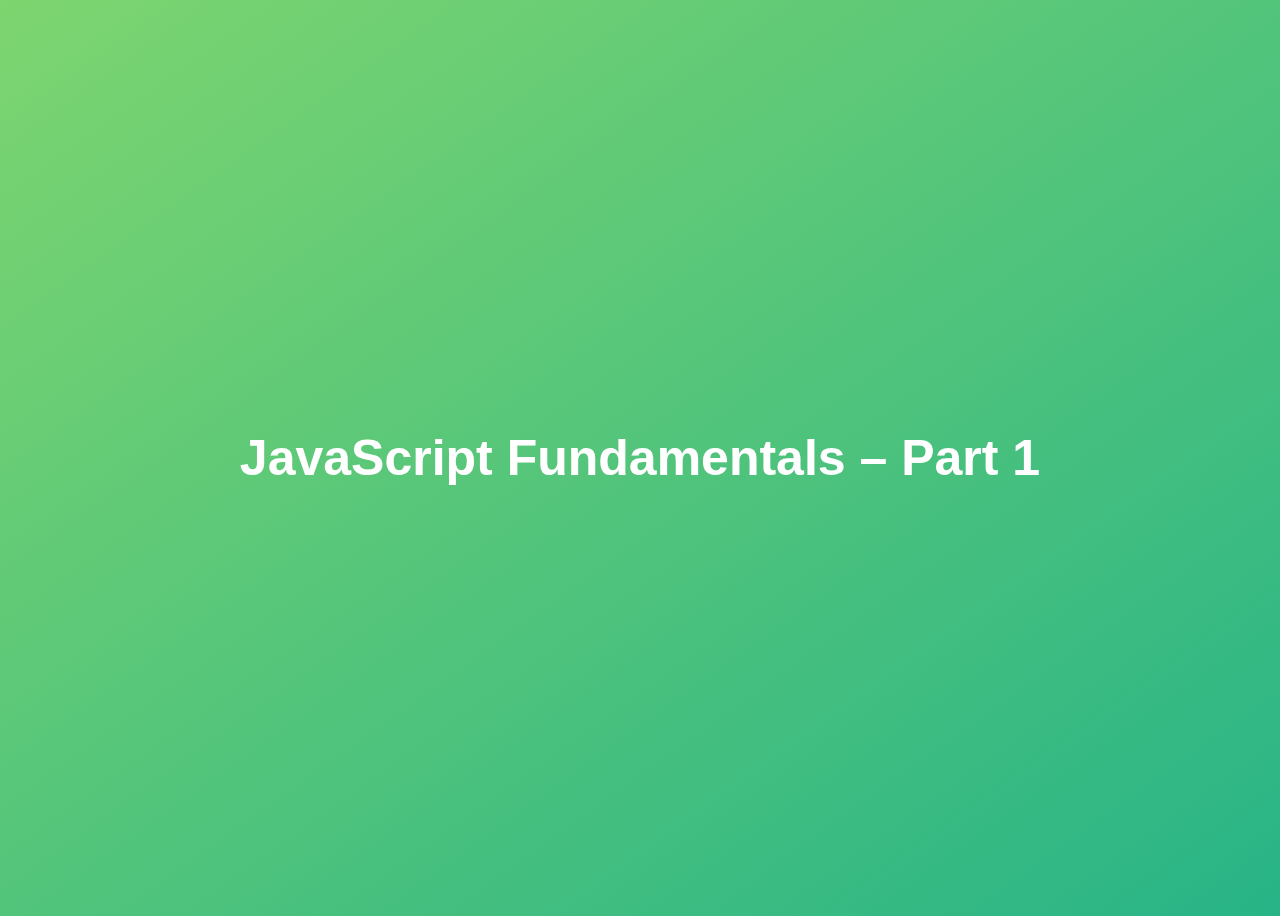
<file: 01-Fundamentals-Part-1/index.html>
<!DOCTYPE html>
<html lang="en">
  <head>
    <meta charset="UTF-8" />
    <meta name="viewport" content="width=device-width, initial-scale=1.0" />
    <meta http-equiv="X-UA-Compatible" content="ie=edge" />
    <title>JavaScript Fundamentals – Part 1</title>
    <style>
      body {
        height: 100vh;
        display: flex;
        align-items: center;
        background: linear-gradient(to top left, #28b487, #7dd56f);
      }
      h1 {
        font-family: sans-serif;
        font-size: 50px;
        line-height: 1.3;
        width: 100%;
        padding: 30px;
        text-align: center;
        color: white;
      }
    </style>
  </head>
  <body>
    <h1>JavaScript Fundamentals – Part 1</h1>
  </body>
</html>
</file>
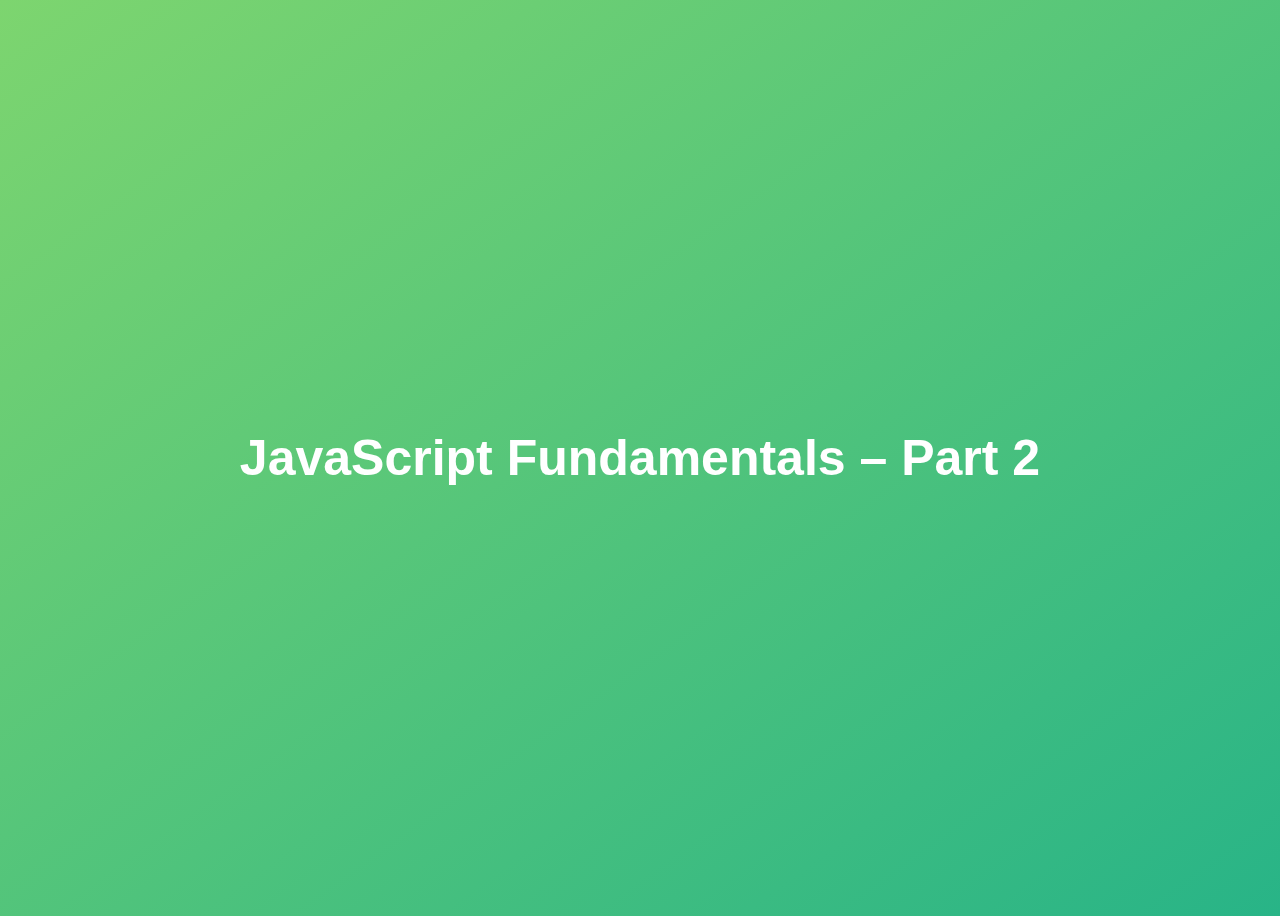
<file: 02-Fundamentals-Part-2/index.html>
<!DOCTYPE html>
<html lang="en">
  <head>
    <meta charset="UTF-8" />
    <meta name="viewport" content="width=device-width, initial-scale=1.0" />
    <meta http-equiv="X-UA-Compatible" content="ie=edge" />
    <title>JavaScript Fundamentals – Part 2</title>
    <style>
      body {
        height: 100vh;
        display: flex;
        align-items: center;
        background: linear-gradient(to top left, #28b487, #7dd56f);
      }
      h1 {
        font-family: sans-serif;
        font-size: 50px;
        line-height: 1.3;
        width: 100%;
        padding: 30px;
        text-align: center;
        color: white;
      }
    </style>
  </head>
  <body>
    <h1>JavaScript Fundamentals – Part 2</h1>
    <script src="script.js"></script>
  </body>
</html>
</file>
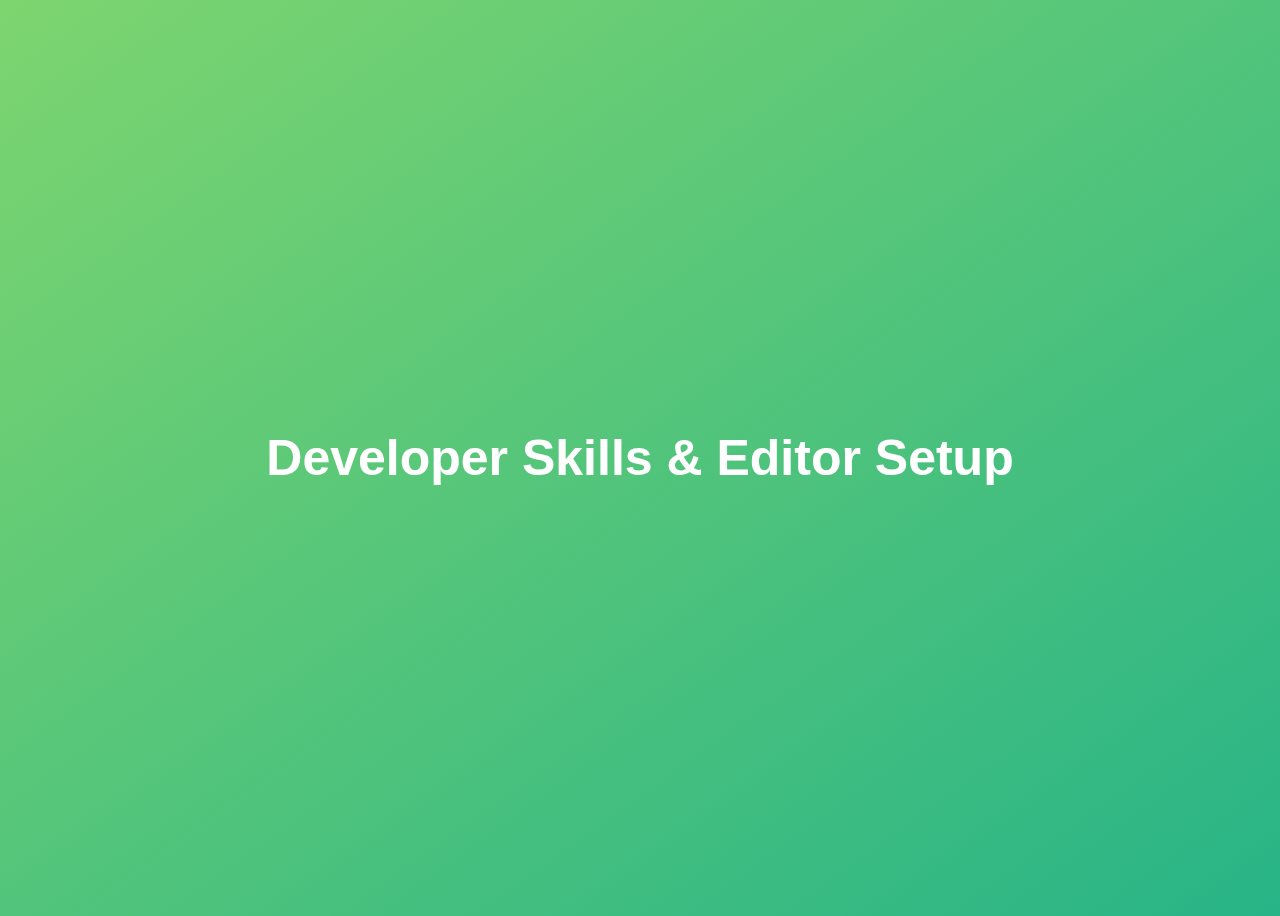
<file: 03-Developer-Skills/index.html>
<!DOCTYPE html>
<html lang="en">
  <head>
    <meta charset="UTF-8" />
    <meta name="viewport" content="width=device-width, initial-scale=1.0" />
    <meta http-equiv="X-UA-Compatible" content="ie=edge" />
    <title>Developer Skills & Editor Setup</title>
    <style>
      body {
        height: 100vh;
        display: flex;
        align-items: center;
        background: linear-gradient(to top left, #28b487, #7dd56f);
      }
      h1 {
        font-family: sans-serif;
        font-size: 50px;
        line-height: 1.3;
        width: 100%;
        padding: 30px;
        text-align: center;
        color: white;
      }
    </style>
  </head>
  <body>
    <h1>Developer Skills & Editor Setup</h1>
    <script src="script.js"></script>
  </body>
</html>
</file>
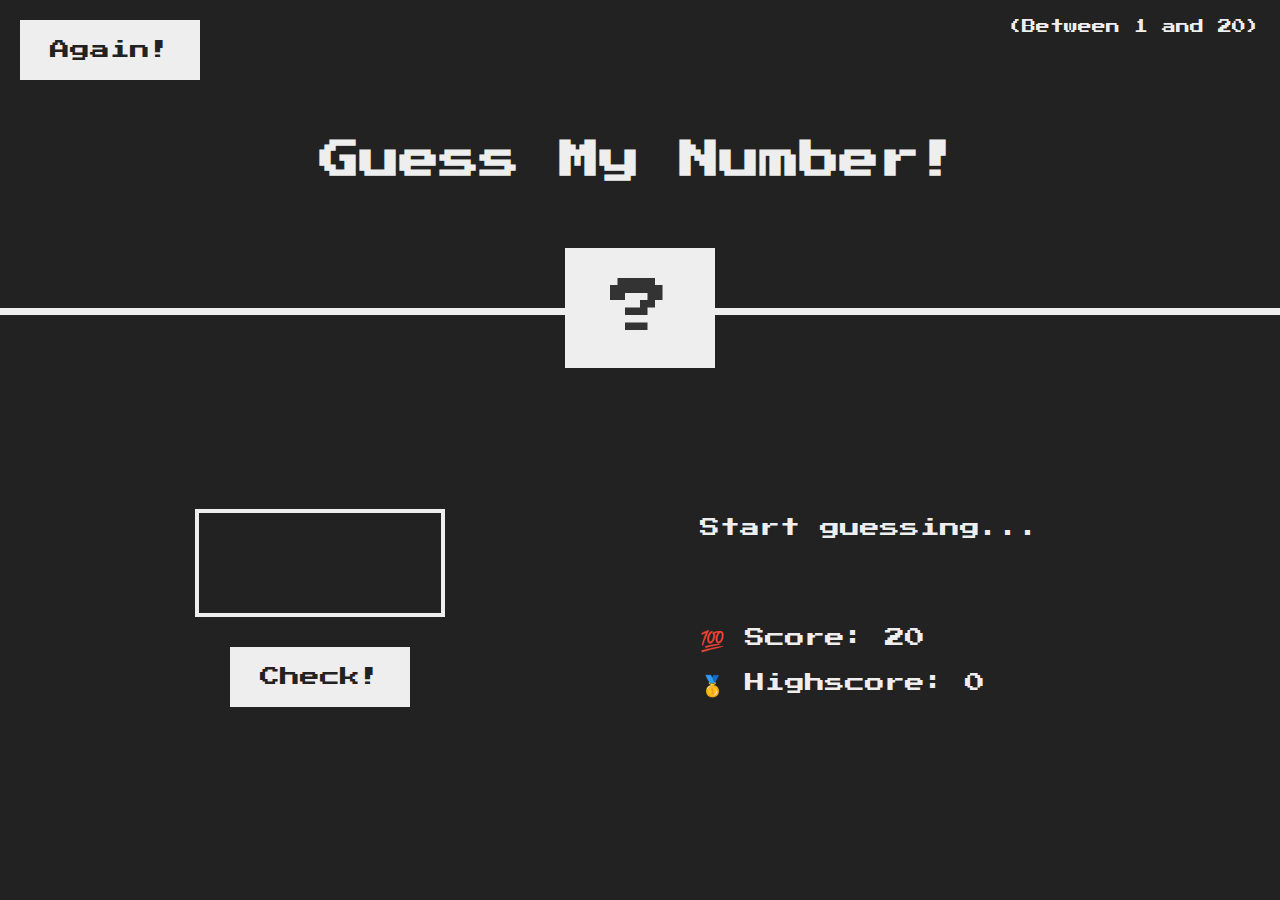
<file: 05-Guess-My-Number/index.html>
<!DOCTYPE html>
<html lang="en">
  <head>
    <meta charset="UTF-8" />
    <meta name="viewport" content="width=device-width, initial-scale=1.0" />
    <meta http-equiv="X-UA-Compatible" content="ie=edge" />
    <link rel="stylesheet" href="style.css" />
    <title>Guess My Number!</title>
  </head>
  <body>
    <header>
      <h1>Guess My Number!</h1>
      <p class="between">(Between 1 and 20)</p>
      <button class="btn again">Again!</button>
      <div class="number">?</div>
    </header>
    <main>
      <section class="left">
        <input type="number" class="guess" />
        <button class="btn check">Check!</button>
      </section>
      <section class="right">
        <p class="message">Start guessing...</p>
        <p class="label-score">💯 Score: <span class="score">20</span></p>
        <p class="label-highscore">
          🥇 Highscore: <span class="highscore">0</span>
        </p>
      </section>
    </main>
    <script src="script.js"></script>
  </body>
</html>
</file>
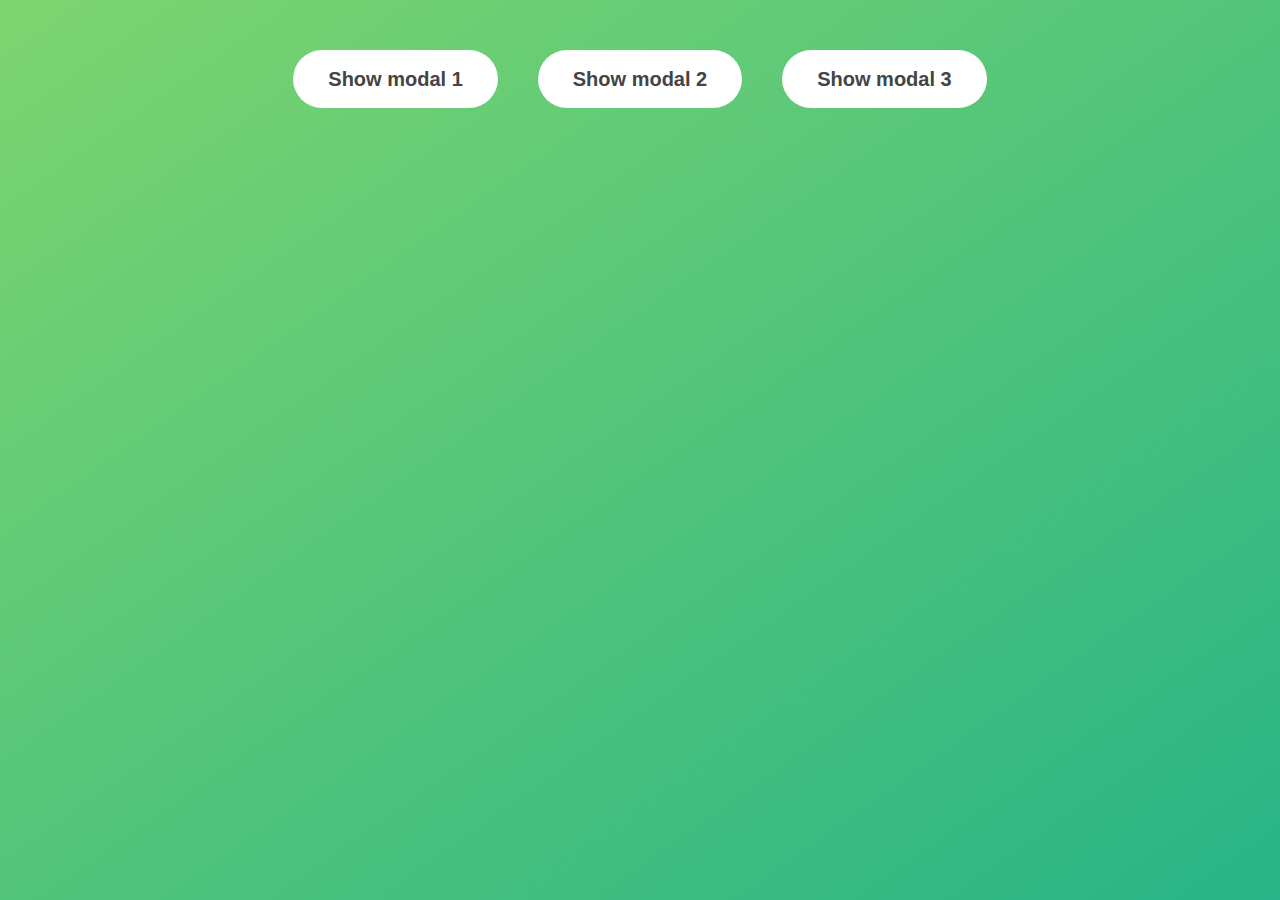
<file: 06-Modal/index.html>
<!DOCTYPE html>
<html lang="en">
  <head>
    <meta charset="UTF-8" />
    <meta name="viewport" content="width=device-width, initial-scale=1.0" />
    <meta http-equiv="X-UA-Compatible" content="ie=edge" />
    <link rel="stylesheet" href="style.css" />
    <title>Modal window</title>
  </head>
  <body>
    <button class="show-modal">Show modal 1</button>
    <button class="show-modal">Show modal 2</button>
    <button class="show-modal">Show modal 3</button>

    <div class="modal hidden">
      <button class="close-modal">&times;</button>
      <h1>I'm a modal window 😍</h1>
      <p>
        Lorem ipsum dolor sit amet, consectetur adipisicing elit, sed do eiusmod
        tempor incididunt ut labore et dolore magna aliqua. Ut enim ad minim
        veniam, quis nostrud exercitation ullamco laboris nisi ut aliquip ex ea
        commodo consequat. Duis aute irure dolor in reprehenderit in voluptate
        velit esse cillum dolore eu fugiat nulla pariatur. Excepteur sint
        occaecat cupidatat non proident, sunt in culpa qui officia deserunt
        mollit anim id est laborum.
      </p>
    </div>
    <div class="overlay hidden"></div>

    <script src="script.js"></script>
  </body>
</html>
</file>
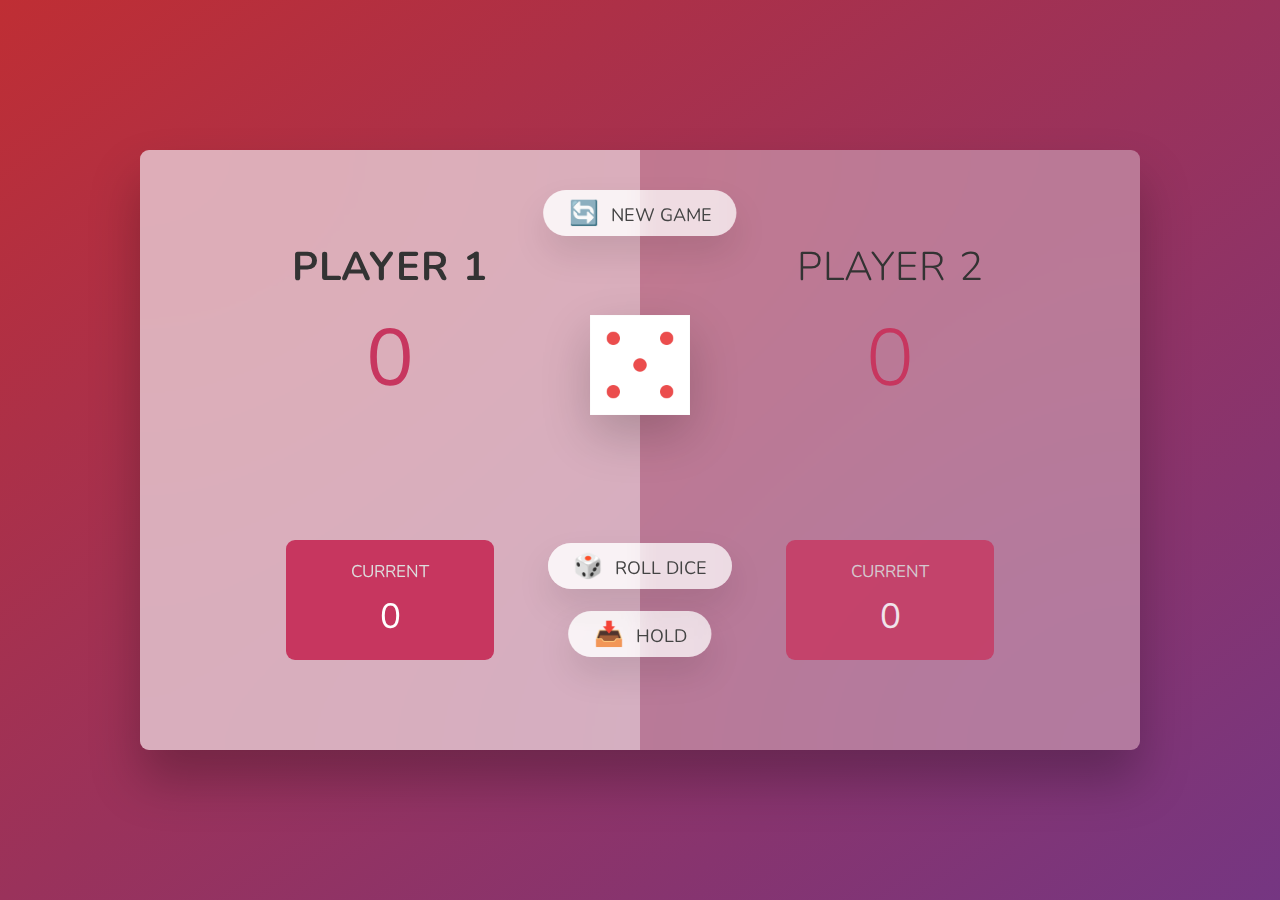
<file: 07-Pig-Game/index.html>
<!DOCTYPE html>
<html lang="en">
  <head>
    <meta charset="UTF-8" />
    <meta name="viewport" content="width=device-width, initial-scale=1.0" />
    <meta http-equiv="X-UA-Compatible" content="ie=edge" />
    <link rel="stylesheet" href="style.css" />
    <title>Pig Game</title>
  </head>
  <body>
    <main>
      <section class="player player--0 player--active">
        <h2 class="name" id="name--0">Player 1</h2>
        <p class="score" id="score--0">43</p>
        <div class="current">
          <p class="current-label">Current</p>
          <p class="current-score" id="current--0">0</p>
        </div>
      </section>
      <section class="player player--1">
        <h2 class="name" id="name--1">Player 2</h2>
        <p class="score" id="score--1">24</p>
        <div class="current">
          <p class="current-label">Current</p>
          <p class="current-score" id="current--1">0</p>
        </div>
      </section>

      <img src="dice-5.png" alt="Playing dice" class="dice" />
      <button class="btn btn--new">🔄 New game</button>
      <button class="btn btn--roll">🎲 Roll dice</button>
      <button class="btn btn--hold">📥 Hold</button>
    </main>
    <script src="script.js"></script>
  </body>
</html>
</file>
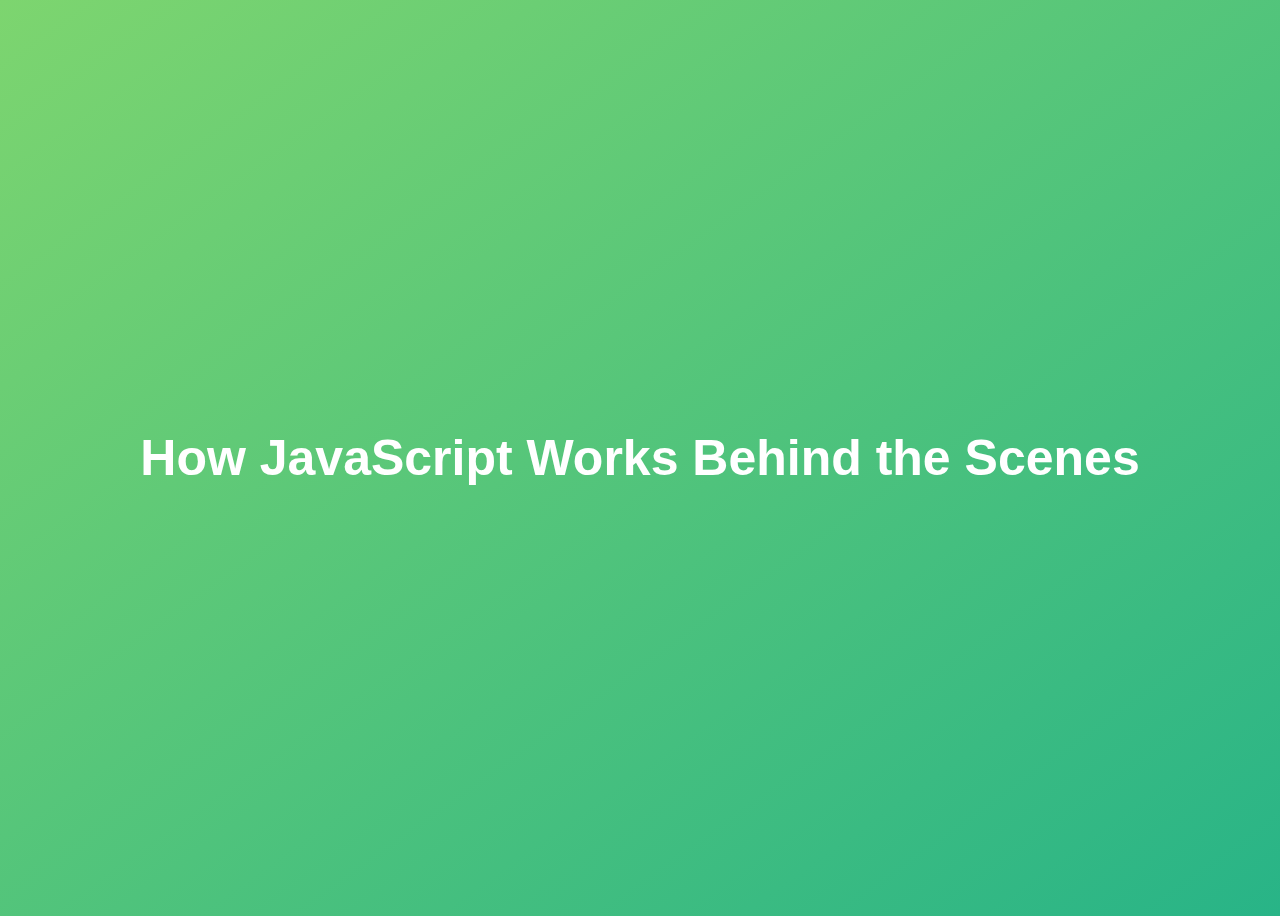
<file: 08-Behind-the-Scenes/index.html>
<!DOCTYPE html>
<html lang="en">
  <head>
    <meta charset="UTF-8" />
    <meta name="viewport" content="width=device-width, initial-scale=1.0" />
    <meta http-equiv="X-UA-Compatible" content="ie=edge" />
    <title>How JavaScript Works Behind the Scenes</title>
    <style>
      body {
        height: 100vh;
        display: flex;
        align-items: center;
        background: linear-gradient(to top left, #28b487, #7dd56f);
      }
      h1 {
        font-family: sans-serif;
        font-size: 50px;
        line-height: 1.3;
        width: 100%;
        padding: 30px;
        text-align: center;
        color: white;
      }
    </style>
  </head>
  <body>
    <h1>How JavaScript Works Behind the Scenes</h1>
    <script src="script.js"></script>
  </body>
</html>
</file>
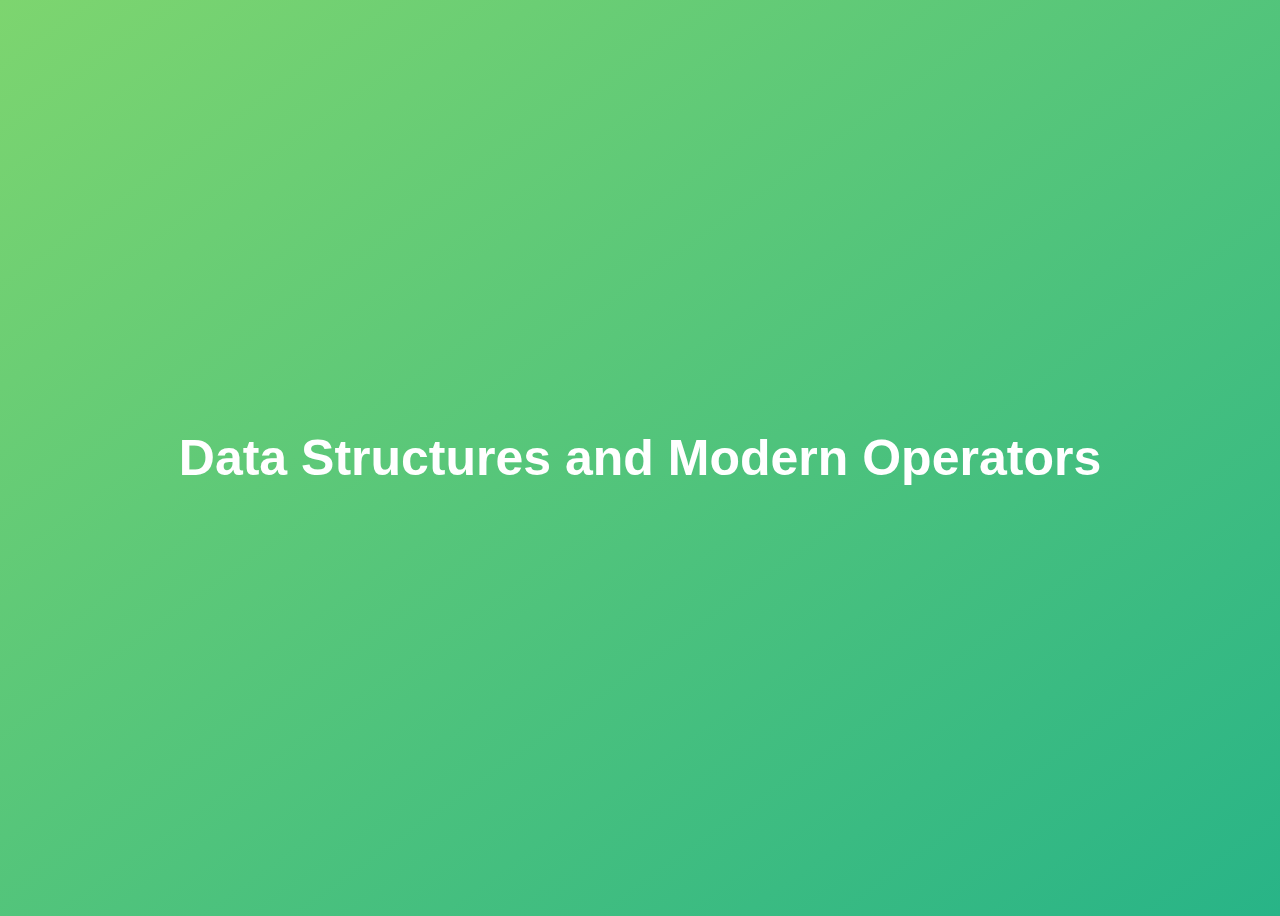
<file: 09-Data-Structures-Operators/index.html>
<!DOCTYPE html>
<html lang="en">
  <head>
    <meta charset="UTF-8" />
    <meta name="viewport" content="width=device-width, initial-scale=1.0" />
    <meta http-equiv="X-UA-Compatible" content="ie=edge" />
    <title>Data Structures and Modern Operators</title>
    <style>
      body {
        height: 100vh;
        display: flex;
        align-items: center;
        background: linear-gradient(to top left, #28b487, #7dd56f);
      }
      h1 {
        font-family: sans-serif;
        font-size: 50px;
        line-height: 1.3;
        width: 100%;
        padding: 30px;
        text-align: center;
        color: white;
      }
      button {
        width: 50px;
        height: 20px;
        margin: 10px;
      }
      textarea {
        width: 300px;
        height: 100px;
      }
    </style>
  </head>
  <body>
    <h1>Data Structures and Modern Operators</h1>
    <script src="script.js"></script>
  </body>
</html>
</file>
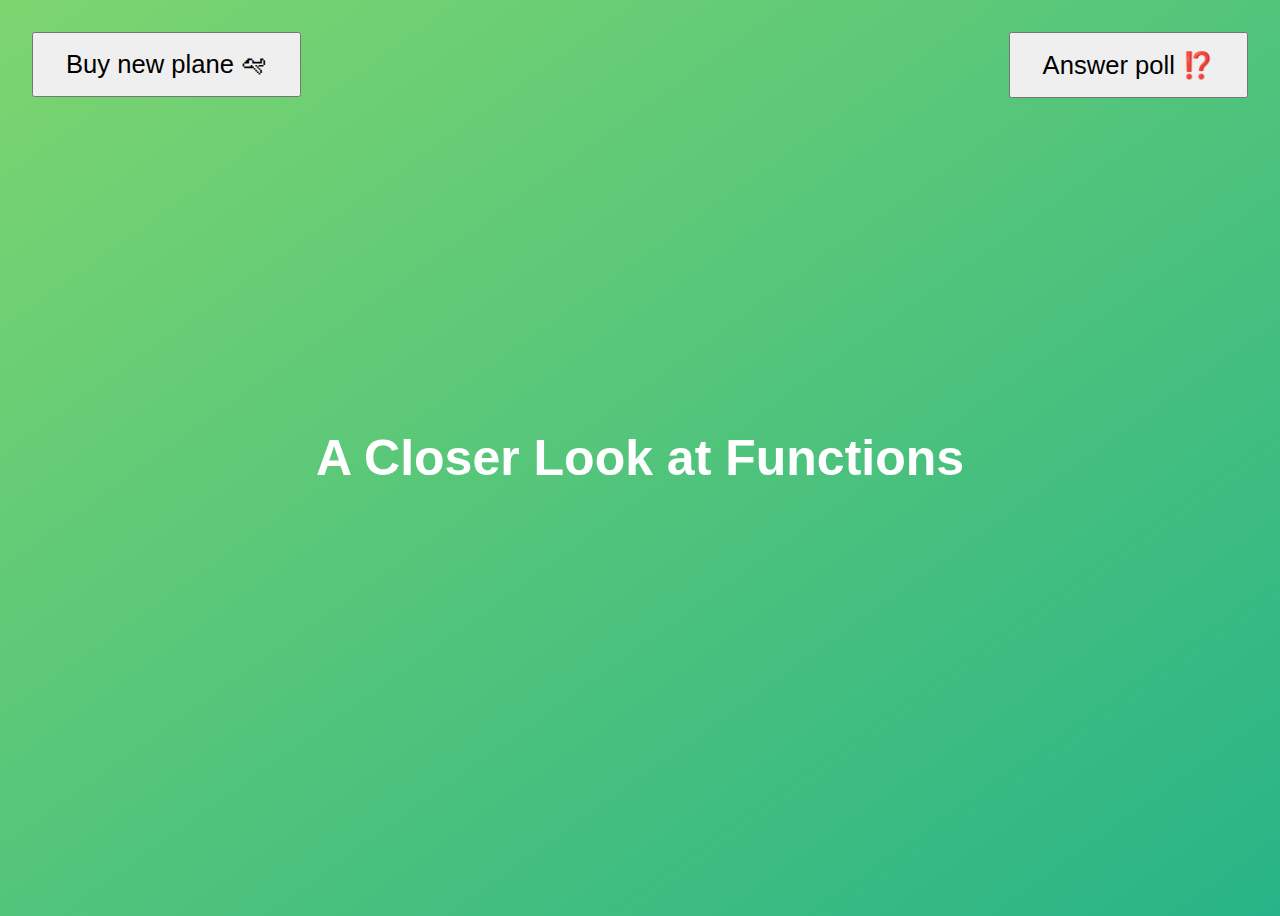
<file: 10-Functions/index.html>
<!DOCTYPE html>
<html lang="en">
  <head>
    <meta charset="UTF-8" />
    <meta name="viewport" content="width=device-width, initial-scale=1.0" />
    <meta http-equiv="X-UA-Compatible" content="ie=edge" />
    <title>A Closer Look at Functions</title>
    <style>
      body {
        height: 100vh;
        display: flex;
        align-items: center;
        background: linear-gradient(to top left, #28b487, #7dd56f);
      }
      h1 {
        font-family: sans-serif;
        font-size: 50px;
        line-height: 1.3;
        width: 100%;
        padding: 30px;
        text-align: center;
        color: white;
      }
      .buy,
      .poll {
        font-size: 1.6rem;
        padding: 1rem 2rem;
        position: absolute;
        top: 2rem;
      }
      .buy {
        left: 2rem;
      }
      .poll {
        right: 2rem;
      }
    </style>
  </head>
  <body>
    <h1>A Closer Look at Functions</h1>
    <button class="buy">Buy new plane 🛩</button>
    <button class="poll">Answer poll ⁉️</button>
    <script src="script.js"></script>
  </body>
</html>
</file>
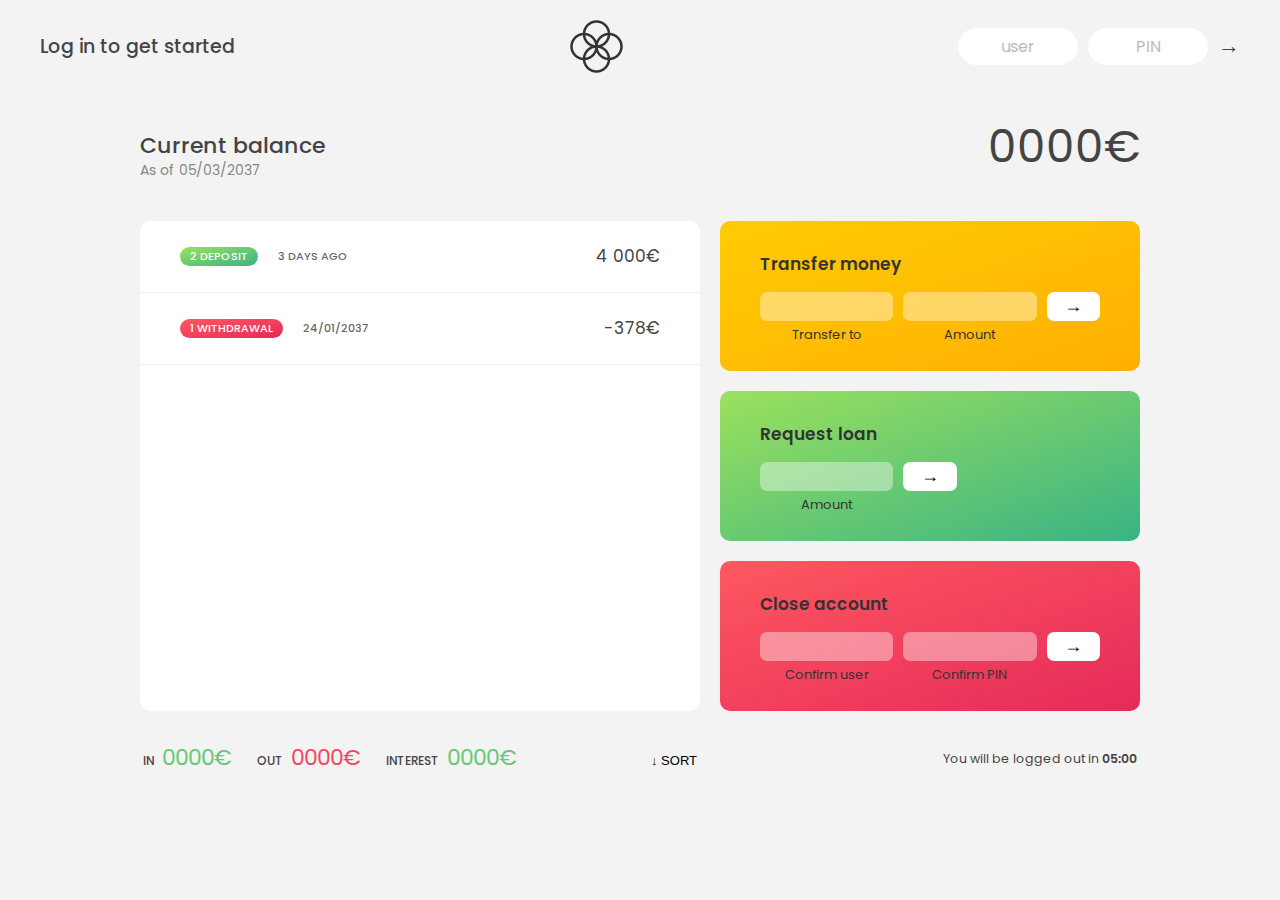
<file: 11-Arrays-Bankist/index.html>
<!DOCTYPE html>
<html lang="en">
  <head>
    <meta charset="UTF-8" />
    <meta name="viewport" content="width=device-width, initial-scale=1.0" />
    <meta http-equiv="X-UA-Compatible" content="ie=edge" />
    <link rel="shortcut icon" type="image/png" href="/icon.png" />

    <link
      href="https://fonts.googleapis.com/css?family=Poppins:400,500,600&display=swap"
      rel="stylesheet"
    />

    <link rel="stylesheet" href="style.css" />
    <title>Bankist</title>
  </head>
  <body>
    <!-- TOP NAVIGATION -->
    <nav>
      <p class="welcome">Log in to get started</p>
      <img src="logo.png" alt="Logo" class="logo" />
      <form class="login">
        <input
          type="text"
          placeholder="user"
          class="login__input login__input--user"
        />
        <!-- In practice, use type="password" -->
        <input
          type="text"
          placeholder="PIN"
          maxlength="4"
          class="login__input login__input--pin"
        />
        <button class="login__btn">&rarr;</button>
      </form>
    </nav>

    <main class="app">
      <!-- BALANCE -->
      <div class="balance">
        <div>
          <p class="balance__label">Current balance</p>
          <p class="balance__date">
            As of <span class="date">05/03/2037</span>
          </p>
        </div>
        <p class="balance__value">0000€</p>
      </div>

      <!-- MOVEMENTS -->
      <div class="movements">
        <div class="movements__row">
          <div class="movements__type movements__type--deposit">2 deposit</div>
          <div class="movements__date">3 days ago</div>
          <div class="movements__value">4 000€</div>
        </div>
        <div class="movements__row">
          <div class="movements__type movements__type--withdrawal">
            1 withdrawal
          </div>
          <div class="movements__date">24/01/2037</div>
          <div class="movements__value">-378€</div>
        </div>
      </div>

      <!-- SUMMARY -->
      <div class="summary">
        <p class="summary__label">In</p>
        <p class="summary__value summary__value--in">0000€</p>
        <p class="summary__label">Out</p>
        <p class="summary__value summary__value--out">0000€</p>
        <p class="summary__label">Interest</p>
        <p class="summary__value summary__value--interest">0000€</p>
        <button class="btn--sort">&downarrow; SORT</button>
      </div>

      <!-- OPERATION: TRANSFERS -->
      <div class="operation operation--transfer">
        <h2>Transfer money</h2>
        <form class="form form--transfer">
          <input type="text" class="form__input form__input--to" />
          <input type="number" class="form__input form__input--amount" />
          <button class="form__btn form__btn--transfer">&rarr;</button>
          <label class="form__label">Transfer to</label>
          <label class="form__label">Amount</label>
        </form>
      </div>

      <!-- OPERATION: LOAN -->
      <div class="operation operation--loan">
        <h2>Request loan</h2>
        <form class="form form--loan">
          <input type="number" class="form__input form__input--loan-amount" />
          <button class="form__btn form__btn--loan">&rarr;</button>
          <label class="form__label form__label--loan">Amount</label>
        </form>
      </div>

      <!-- OPERATION: CLOSE -->
      <div class="operation operation--close">
        <h2>Close account</h2>
        <form class="form form--close">
          <input type="text" class="form__input form__input--user" />
          <input
            type="password"
            maxlength="6"
            class="form__input form__input--pin"
          />
          <button class="form__btn form__btn--close">&rarr;</button>
          <label class="form__label">Confirm user</label>
          <label class="form__label">Confirm PIN</label>
        </form>
      </div>

      <!-- LOGOUT TIMER -->
      <p class="logout-timer">
        You will be logged out in <span class="timer">05:00</span>
      </p>
    </main>

    <!-- <footer>
      &copy; by Jonas Schmedtmann. Don't claim as your own :)
    </footer> -->

    <script src="script.js"></script>
  </body>
</html>
</file>
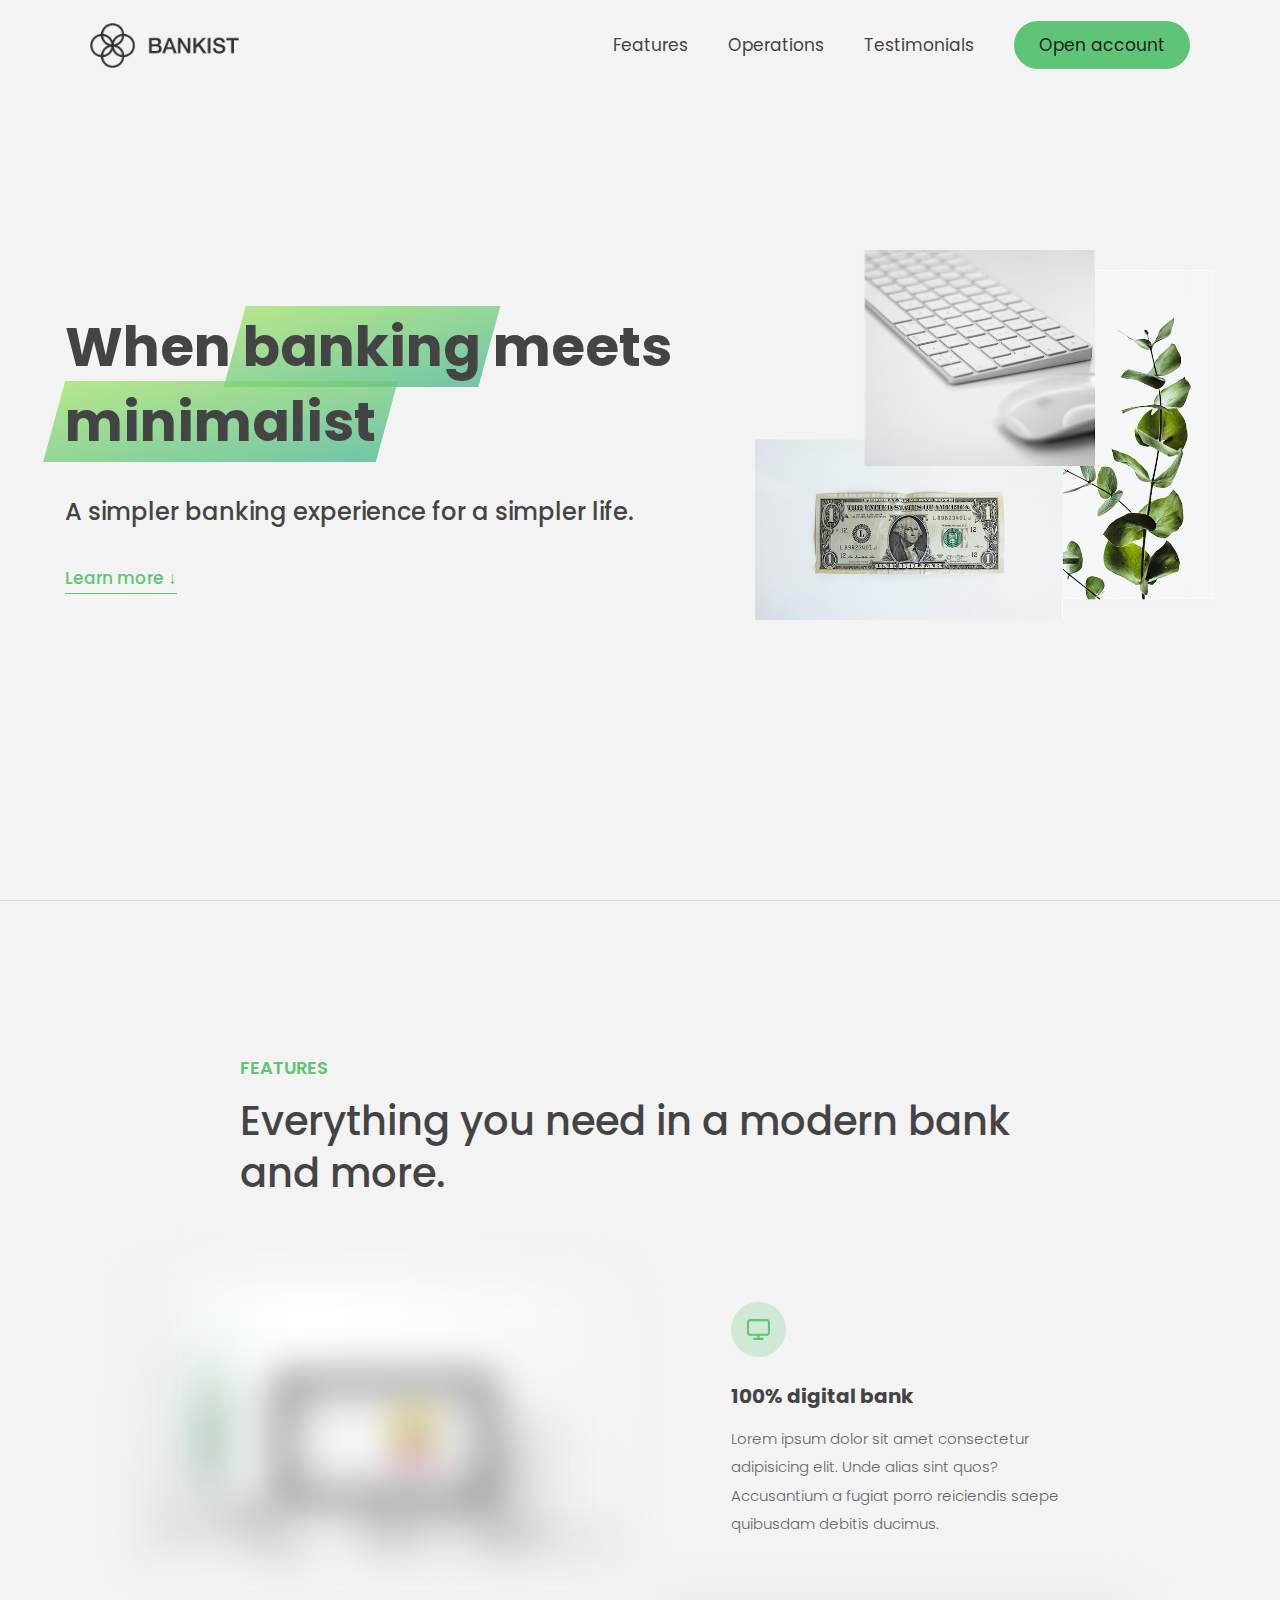
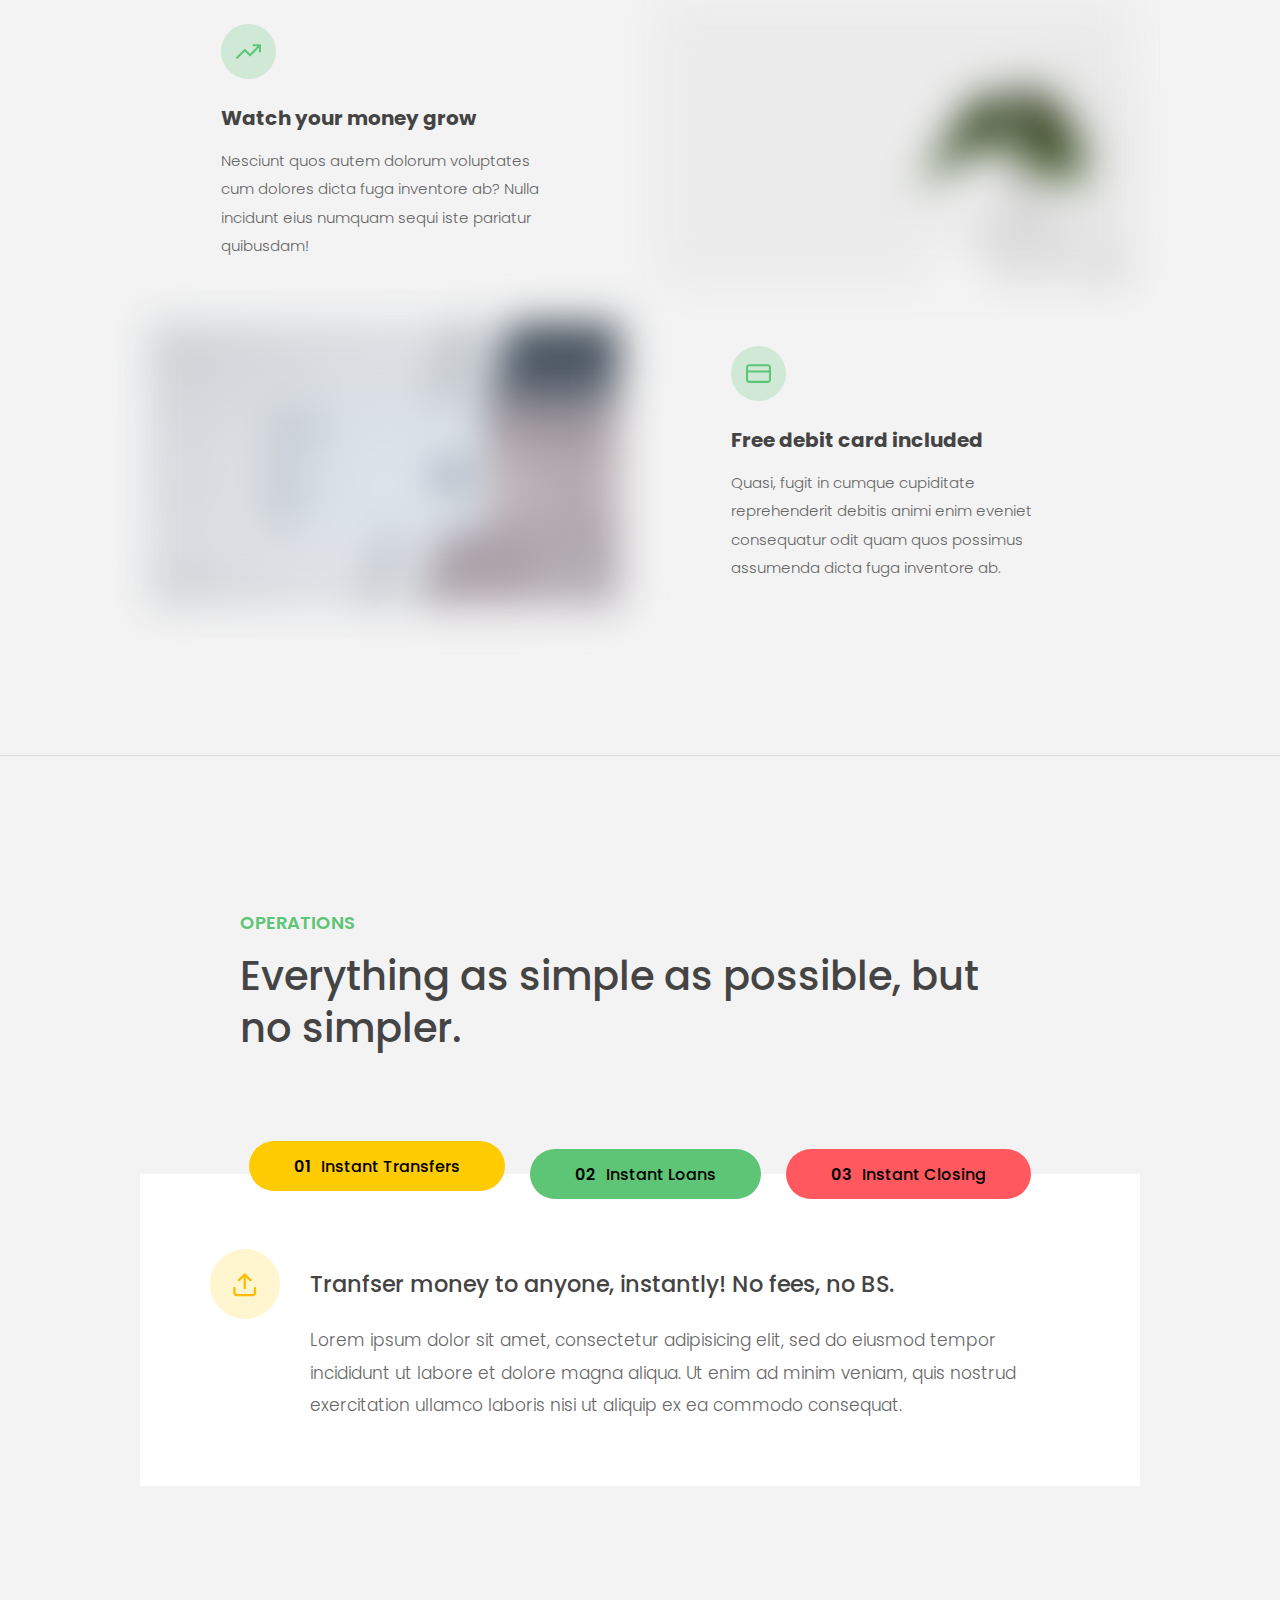
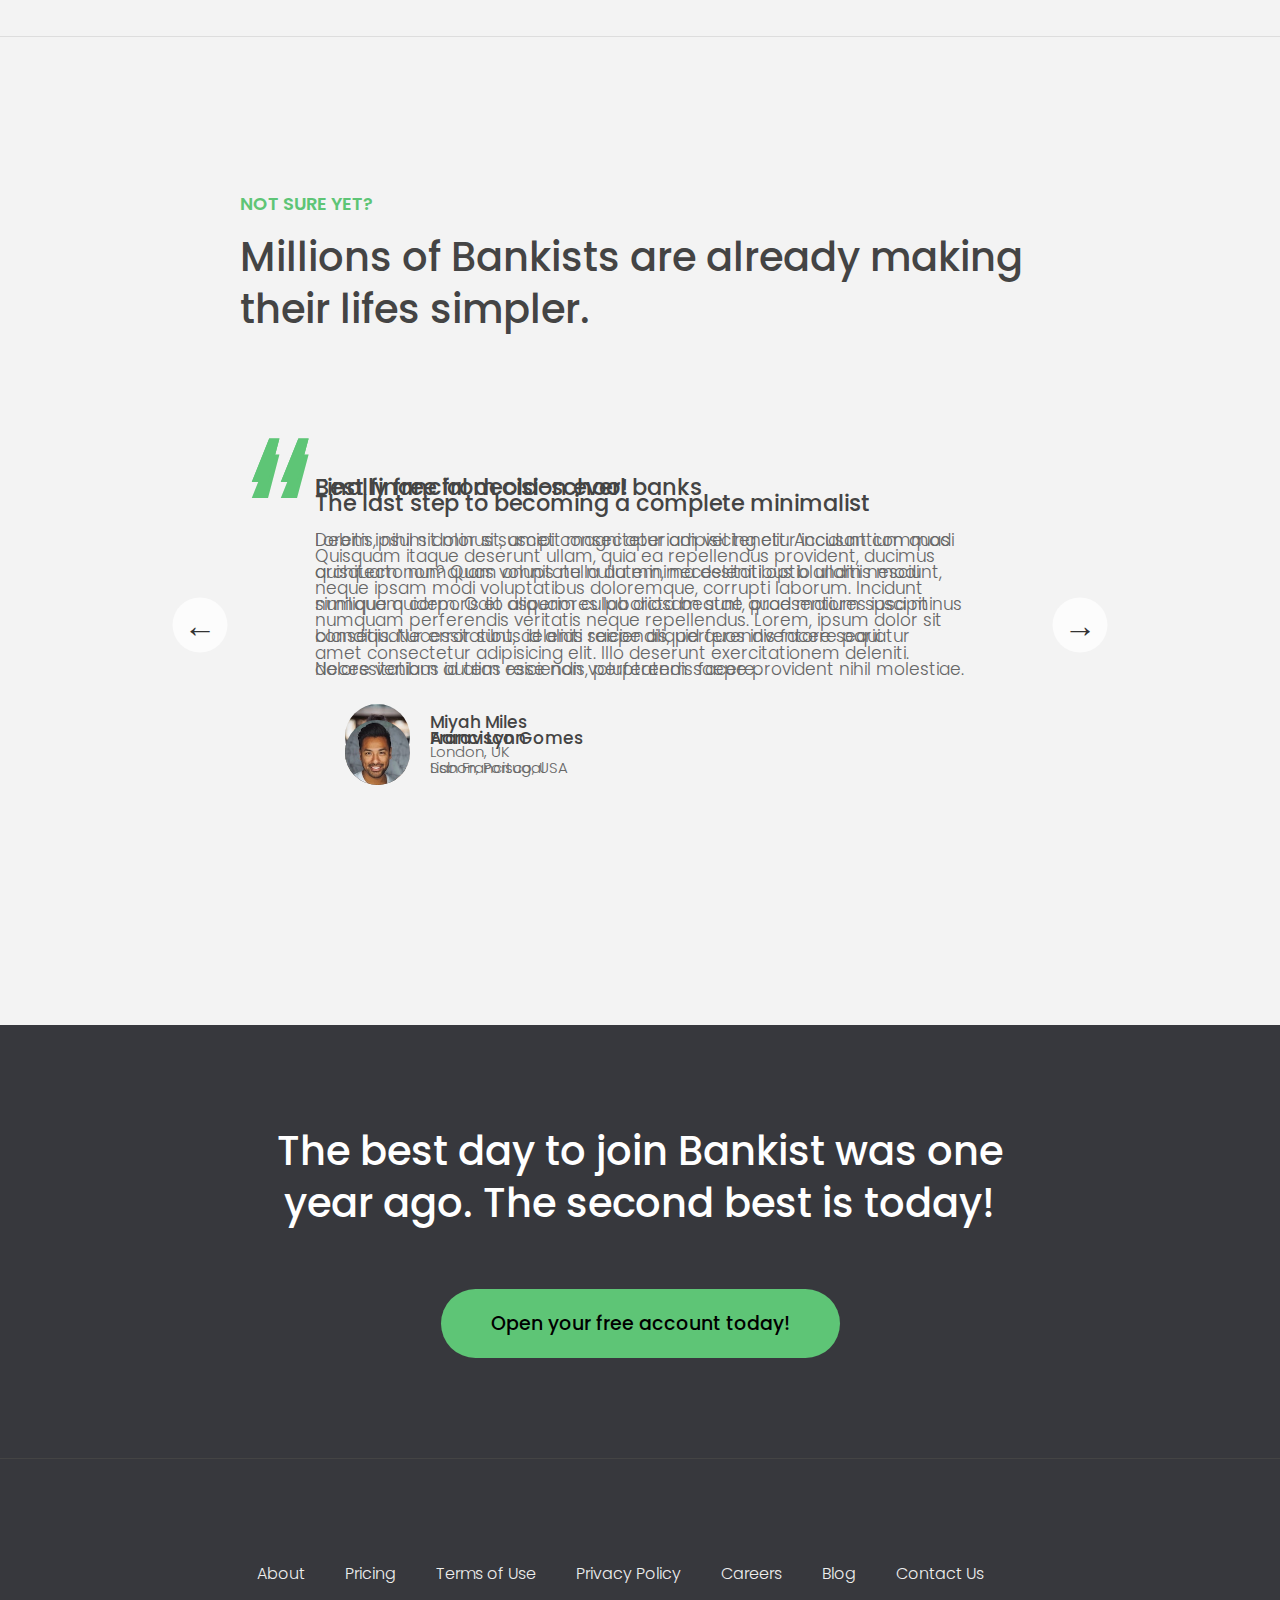
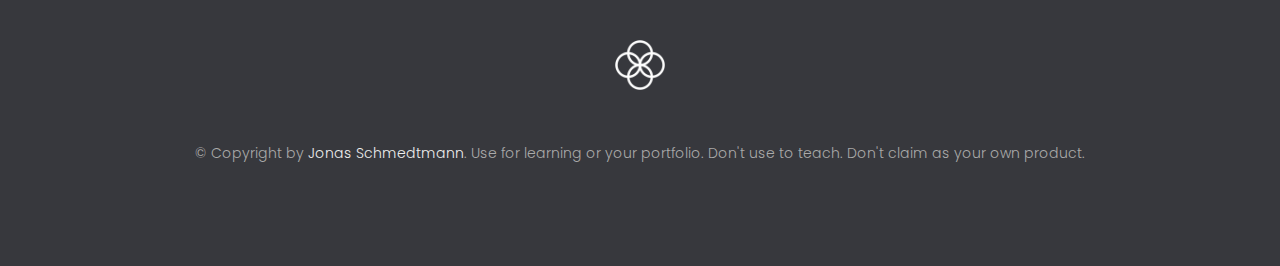
<file: 13-Advanced-DOM-Bankist/index.html>
<!DOCTYPE html>
<html lang="en">
  <head>
    <meta charset="UTF-8" />
    <meta name="viewport" content="width=device-width, initial-scale=1.0" />
    <meta http-equiv="X-UA-Compatible" content="ie=edge" />
    <link rel="shortcut icon" type="image/png" href="img/icon.png" />

    <link
      href="https://fonts.googleapis.com/css?family=Poppins:300,400,500,600&display=swap"
      rel="stylesheet"
    />
    <link rel="stylesheet" href="style.css" />
    <title>Bankist | When Banking meets Minimalist</title>
  </head>
  <body>
    <header class="header">
      <nav class="nav">
        <img
          src="img/logo.png"
          alt="Bankist logo"
          class="nav__logo"
          id="logo"
        />
        <ul class="nav__links">
          <li class="nav__item">
            <a class="nav__link" href="#section--1">Features</a>
          </li>
          <li class="nav__item">
            <a class="nav__link" href="#section--2">Operations</a>
          </li>
          <li class="nav__item">
            <a class="nav__link" href="#section--3">Testimonials</a>
          </li>
          <li class="nav__item">
            <a class="nav__link nav__link--btn btn--show-modal" href="#"
              >Open account</a
            >
          </li>
        </ul>
      </nav>

      <div class="header__title">
        <h1>
          When
          <!-- Green highlight effect -->
          <span class="highlight">banking</span>
          meets<br />
          <span class="highlight">minimalist</span>
        </h1>
        <h4>A simpler banking experience for a simpler life.</h4>
        <button class="btn--text btn--scroll-to">Learn more &DownArrow;</button>
        <img
          src="img/hero.png"
          class="header__img"
          alt="Minimalist bank items"
        />
      </div>
    </header>

    <section class="section" id="section--1">
      <div class="section__title">
        <h2 class="section__description">Features</h2>
        <h3 class="section__header">
          Everything you need in a modern bank and more.
        </h3>
      </div>

      <div class="features">
        <img
          src="img/digital-lazy.jpg"
          data-src="img/digital.jpg"
          alt="Computer"
          class="features__img lazy-img"
        />
        <div class="features__feature">
          <div class="features__icon">
            <svg>
              <use xlink:href="img/icons.svg#icon-monitor"></use>
            </svg>
          </div>
          <h5 class="features__header">100% digital bank</h5>
          <p>
            Lorem ipsum dolor sit amet consectetur adipisicing elit. Unde alias
            sint quos? Accusantium a fugiat porro reiciendis saepe quibusdam
            debitis ducimus.
          </p>
        </div>

        <div class="features__feature">
          <div class="features__icon">
            <svg>
              <use xlink:href="img/icons.svg#icon-trending-up"></use>
            </svg>
          </div>
          <h5 class="features__header">Watch your money grow</h5>
          <p>
            Nesciunt quos autem dolorum voluptates cum dolores dicta fuga
            inventore ab? Nulla incidunt eius numquam sequi iste pariatur
            quibusdam!
          </p>
        </div>
        <img
          src="img/grow-lazy.jpg"
          data-src="img/grow.jpg"
          alt="Plant"
          class="features__img lazy-img"
        />

        <img
          src="img/card-lazy.jpg"
          data-src="img/card.jpg"
          alt="Credit card"
          class="features__img lazy-img"
        />
        <div class="features__feature">
          <div class="features__icon">
            <svg>
              <use xlink:href="img/icons.svg#icon-credit-card"></use>
            </svg>
          </div>
          <h5 class="features__header">Free debit card included</h5>
          <p>
            Quasi, fugit in cumque cupiditate reprehenderit debitis animi enim
            eveniet consequatur odit quam quos possimus assumenda dicta fuga
            inventore ab.
          </p>
        </div>
      </div>
    </section>

    <section class="section" id="section--2">
      <div class="section__title">
        <h2 class="section__description">Operations</h2>
        <h3 class="section__header">
          Everything as simple as possible, but no simpler.
        </h3>
      </div>

      <div class="operations">
        <div class="operations__tab-container">
          <button
            class="btn operations__tab operations__tab--1 operations__tab--active"
            data-tab="1"
          >
            <span>01</span>Instant Transfers
          </button>
          <button class="btn operations__tab operations__tab--2" data-tab="2">
            <span>02</span>Instant Loans
          </button>
          <button class="btn operations__tab operations__tab--3" data-tab="3">
            <span>03</span>Instant Closing
          </button>
        </div>
        <div
          class="operations__content operations__content--1 operations__content--active"
        >
          <div class="operations__icon operations__icon--1">
            <svg>
              <use xlink:href="img/icons.svg#icon-upload"></use>
            </svg>
          </div>
          <h5 class="operations__header">
            Tranfser money to anyone, instantly! No fees, no BS.
          </h5>
          <p>
            Lorem ipsum dolor sit amet, consectetur adipisicing elit, sed do
            eiusmod tempor incididunt ut labore et dolore magna aliqua. Ut enim
            ad minim veniam, quis nostrud exercitation ullamco laboris nisi ut
            aliquip ex ea commodo consequat.
          </p>
        </div>

        <div class="operations__content operations__content--2">
          <div class="operations__icon operations__icon--2">
            <svg>
              <use xlink:href="img/icons.svg#icon-home"></use>
            </svg>
          </div>
          <h5 class="operations__header">
            Buy a home or make your dreams come true, with instant loans.
          </h5>
          <p>
            Duis aute irure dolor in reprehenderit in voluptate velit esse
            cillum dolore eu fugiat nulla pariatur. Excepteur sint occaecat
            cupidatat non proident, sunt in culpa qui officia deserunt mollit
            anim id est laborum.
          </p>
        </div>
        <div class="operations__content operations__content--3">
          <div class="operations__icon operations__icon--3">
            <svg>
              <use xlink:href="img/icons.svg#icon-user-x"></use>
            </svg>
          </div>
          <h5 class="operations__header">
            No longer need your account? No problem! Close it instantly.
          </h5>
          <p>
            Excepteur sint occaecat cupidatat non proident, sunt in culpa qui
            officia deserunt mollit anim id est laborum. Ut enim ad minim
            veniam, quis nostrud exercitation ullamco laboris nisi ut aliquip ex
            ea commodo consequat.
          </p>
        </div>
      </div>
    </section>

    <section class="section" id="section--3">
      <div class="section__title section__title--testimonials">
        <h2 class="section__description">Not sure yet?</h2>
        <h3 class="section__header">
          Millions of Bankists are already making their lifes simpler.
        </h3>
      </div>

      <div class="slider">
        <div class="slide slide--1">
          <div class="testimonial">
            <h5 class="testimonial__header">Best financial decision ever!</h5>
            <blockquote class="testimonial__text">
              Lorem ipsum dolor sit, amet consectetur adipisicing elit.
              Accusantium quas quisquam non? Quas voluptate nulla minima
              deleniti optio ullam nesciunt, numquam corporis et asperiores
              laboriosam sunt, praesentium suscipit blanditiis. Necessitatibus
              id alias reiciendis, perferendis facere pariatur dolore veniam
              autem esse non voluptatem saepe provident nihil molestiae.
            </blockquote>
            <address class="testimonial__author">
              <img src="img/user-1.jpg" alt="" class="testimonial__photo" />
              <h6 class="testimonial__name">Aarav Lynn</h6>
              <p class="testimonial__location">San Francisco, USA</p>
            </address>
          </div>
        </div>

        <div class="slide slide--2">
          <div class="testimonial">
            <h5 class="testimonial__header">
              The last step to becoming a complete minimalist
            </h5>
            <blockquote class="testimonial__text">
              Quisquam itaque deserunt ullam, quia ea repellendus provident,
              ducimus neque ipsam modi voluptatibus doloremque, corrupti
              laborum. Incidunt numquam perferendis veritatis neque repellendus.
              Lorem, ipsum dolor sit amet consectetur adipisicing elit. Illo
              deserunt exercitationem deleniti.
            </blockquote>
            <address class="testimonial__author">
              <img src="img/user-2.jpg" alt="" class="testimonial__photo" />
              <h6 class="testimonial__name">Miyah Miles</h6>
              <p class="testimonial__location">London, UK</p>
            </address>
          </div>
        </div>

        <div class="slide slide--3">
          <div class="testimonial">
            <h5 class="testimonial__header">
              Finally free from old-school banks
            </h5>
            <blockquote class="testimonial__text">
              Debitis, nihil sit minus suscipit magni aperiam vel tenetur
              incidunt commodi architecto numquam omnis nulla autem,
              necessitatibus blanditiis modi similique quidem. Odio aliquam
              culpa dicta beatae quod maiores ipsa minus consequatur error sunt,
              deleniti saepe aliquid quos inventore sequi. Necessitatibus id
              alias reiciendis, perferendis facere.
            </blockquote>
            <address class="testimonial__author">
              <img src="img/user-3.jpg" alt="" class="testimonial__photo" />
              <h6 class="testimonial__name">Francisco Gomes</h6>
              <p class="testimonial__location">Lisbon, Portugal</p>
            </address>
          </div>
        </div>

        <!-- <div class="slide"><img src="img/img-1.jpg" alt="Photo 1" /></div>
        <div class="slide"><img src="img/img-2.jpg" alt="Photo 2" /></div>
        <div class="slide"><img src="img/img-3.jpg" alt="Photo 3" /></div>
        <div class="slide"><img src="img/img-4.jpg" alt="Photo 4" /></div> -->
        <button class="slider__btn slider__btn--left">&larr;</button>
        <button class="slider__btn slider__btn--right">&rarr;</button>
        <div class="dots"></div>
      </div>
    </section>

    <section class="section section--sign-up">
      <div class="section__title">
        <h3 class="section__header">
          The best day to join Bankist was one year ago. The second best is
          today!
        </h3>
      </div>
      <button class="btn btn--show-modal">Open your free account today!</button>
    </section>

    <footer class="footer">
      <ul class="footer__nav">
        <li class="footer__item">
          <a class="footer__link" href="#">About</a>
        </li>
        <li class="footer__item">
          <a class="footer__link" href="#">Pricing</a>
        </li>
        <li class="footer__item">
          <a class="footer__link" href="#">Terms of Use</a>
        </li>
        <li class="footer__item">
          <a class="footer__link" href="#">Privacy Policy</a>
        </li>
        <li class="footer__item">
          <a class="footer__link" href="#">Careers</a>
        </li>
        <li class="footer__item">
          <a class="footer__link" href="#">Blog</a>
        </li>
        <li class="footer__item">
          <a class="footer__link" href="#">Contact Us</a>
        </li>
      </ul>
      <img src="img/icon.png" alt="Logo" class="footer__logo" />
      <p class="footer__copyright">
        &copy; Copyright by
        <a
          class="footer__link twitter-link"
          target="_blank"
          href="https://twitter.com/jonasschmedtman"
          >Jonas Schmedtmann</a
        >. Use for learning or your portfolio. Don't use to teach. Don't claim
        as your own product.
      </p>
    </footer>

    <div class="modal hidden">
      <button class="btn--close-modal">&times;</button>
      <h2 class="modal__header">
        Open your bank account <br />
        in just <span class="highlight">5 minutes</span>
      </h2>
      <form class="modal__form">
        <label>First Name</label>
        <input type="text" />
        <label>Last Name</label>
        <input type="text" />
        <label>Email Address</label>
        <input type="email" />
        <button class="btn">Next step &rarr;</button>
      </form>
    </div>
    <div class="overlay hidden"></div>

    <script src="script.js"></script>
  </body>
</html>
</file>
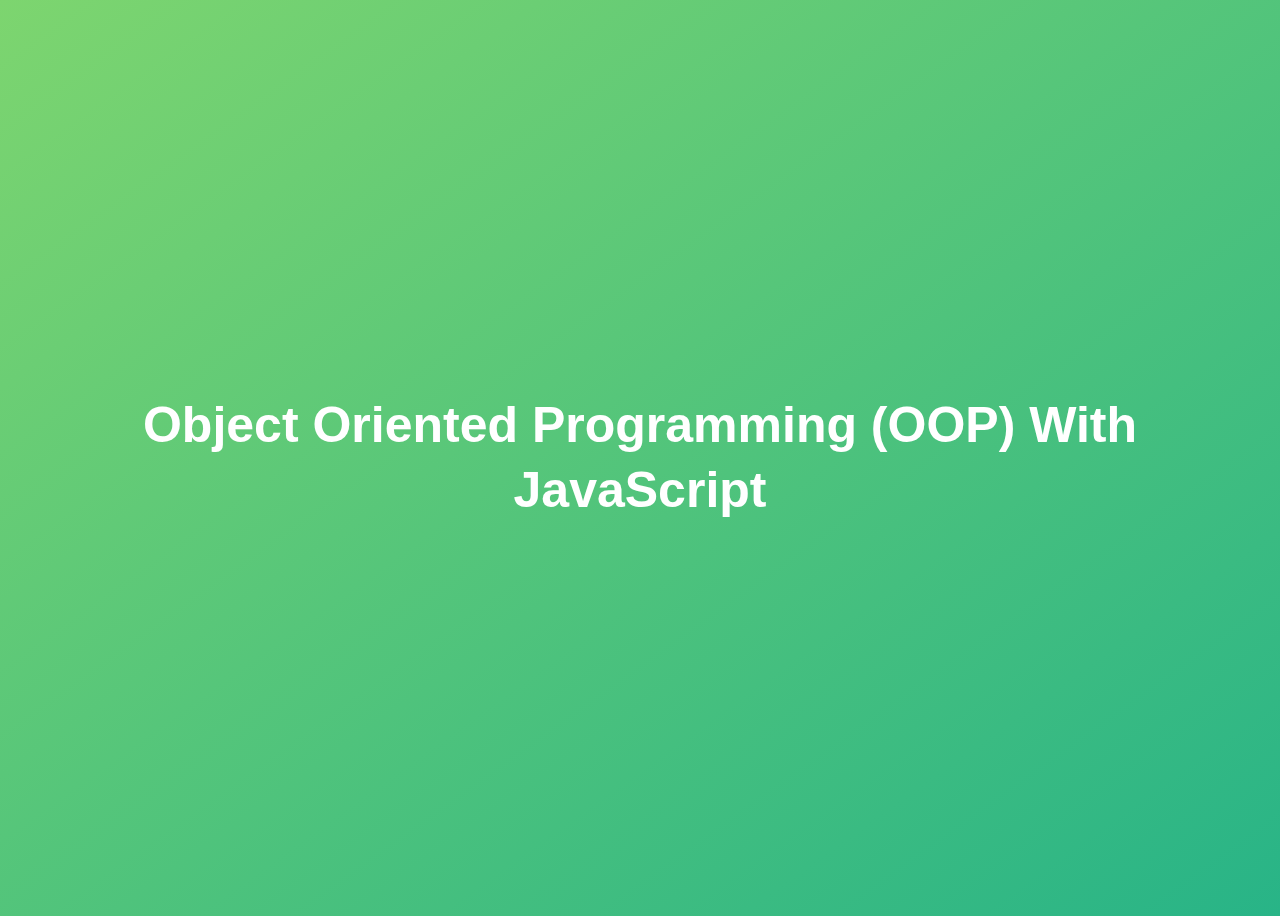
<file: 14-OOP/index.html>
<!DOCTYPE html>
<html lang="en">
  <head>
    <meta charset="UTF-8" />
    <meta name="viewport" content="width=device-width, initial-scale=1.0" />
    <meta http-equiv="X-UA-Compatible" content="ie=edge" />
    <title>Object Oriented Programming (OOP) With JavaScript</title>
    <style>
      body {
        height: 100vh;
        display: flex;
        align-items: center;
        background: linear-gradient(to top left, #28b487, #7dd56f);
      }
      h1 {
        font-family: sans-serif;
        font-size: 50px;
        line-height: 1.3;
        width: 100%;
        padding: 30px;
        text-align: center;
        color: white;
      }
    </style>
    <script defer src="script.js"></script>
  </head>
  <body>
    <h1>Object Oriented Programming (OOP) With JavaScript</h1>
  </body>
</html>
</file>
<file: 05-Guess-My-Number/style.css>
@import url('https://fonts.googleapis.com/css?family=Press+Start+2P&display=swap');

* {
  margin: 0;
  padding: 0;
  box-sizing: inherit;
}

html {
  font-size: 62.5%;
  box-sizing: border-box;
}

body {
  font-family: 'Press Start 2P', sans-serif;
  color: #eee;
  background-color: #222;
  /* background-color: #60b347; */
}

/* LAYOUT */
header {
  position: relative;
  height: 35vh;
  border-bottom: 7px solid #eee;
}

main {
  height: 65vh;
  color: #eee;
  display: flex;
  align-items: center;
  justify-content: space-around;
}

.left {
  width: 52rem;
  display: flex;
  flex-direction: column;
  align-items: center;
}

.right {
  width: 52rem;
  font-size: 2rem;
}

/* ELEMENTS STYLE */
h1 {
  font-size: 4rem;
  text-align: center;
  position: absolute;
  width: 100%;
  top: 52%;
  left: 50%;
  transform: translate(-50%, -50%);
}

.number {
  background: #eee;
  color: #333;
  font-size: 6rem;
  width: 15rem;
  padding: 3rem 0rem;
  text-align: center;
  position: absolute;
  bottom: 0;
  left: 50%;
  transform: translate(-50%, 50%);
}

.between {
  font-size: 1.4rem;
  position: absolute;
  top: 2rem;
  right: 2rem;
}

.again {
  position: absolute;
  top: 2rem;
  left: 2rem;
}

.guess {
  background: none;
  border: 4px solid #eee;
  font-family: inherit;
  color: inherit;
  font-size: 5rem;
  padding: 2.5rem;
  width: 25rem;
  text-align: center;
  display: block;
  margin-bottom: 3rem;
}

.btn {
  border: none;
  background-color: #eee;
  color: #222;
  font-size: 2rem;
  font-family: inherit;
  padding: 2rem 3rem;
  cursor: pointer;
}

.btn:hover {
  background-color: #ccc;
}

.message {
  margin-bottom: 8rem;
  height: 3rem;
}

.label-score {
  margin-bottom: 2rem;
}
</file>
<file: 06-Modal/style.css>
* {
  margin: 0;
  padding: 0;
  box-sizing: inherit;
}

html {
  font-size: 62.5%;
  box-sizing: border-box;
}

body {
  font-family: sans-serif;
  color: #333;
  line-height: 1.5;
  height: 100vh;
  position: relative;
  display: flex;
  align-items: flex-start;
  justify-content: center;
  background: linear-gradient(to top left, #28b487, #7dd56f);
}

.show-modal {
  font-size: 2rem;
  font-weight: 600;
  padding: 1.75rem 3.5rem;
  margin: 5rem 2rem;
  border: none;
  background-color: #fff;
  color: #444;
  border-radius: 10rem;
  cursor: pointer;
}

.close-modal {
  position: absolute;
  top: 1.2rem;
  right: 2rem;
  font-size: 5rem;
  color: #333;
  cursor: pointer;
  border: none;
  background: none;
}

h1 {
  font-size: 2.5rem;
  margin-bottom: 2rem;
}

p {
  font-size: 1.8rem;
}

/* -------------------------- */
/* CLASSES TO MAKE MODAL WORK */
.hidden {
  display: none;
}

.modal {
  position: absolute;
  top: 50%;
  left: 50%;
  transform: translate(-50%, -50%);
  width: 70%;

  background-color: white;
  padding: 6rem;
  border-radius: 5px;
  box-shadow: 0 3rem 5rem rgba(0, 0, 0, 0.3);
  z-index: 10;
}

.overlay {
  position: absolute;
  top: 0;
  left: 0;
  width: 100%;
  height: 100%;
  background-color: rgba(0, 0, 0, 0.6);
  backdrop-filter: blur(3px);
  z-index: 5;
}
</file>
<file: 07-Pig-Game/style.css>
@import url('https://fonts.googleapis.com/css2?family=Nunito&display=swap');

* {
  margin: 0;
  padding: 0;
  box-sizing: inherit;
}

html {
  font-size: 62.5%;
  box-sizing: border-box;
}

body {
  font-family: 'Nunito', sans-serif;
  font-weight: 400;
  height: 100vh;
  color: #333;
  background-image: linear-gradient(to top left, #753682 0%, #bf2e34 100%);
  display: flex;
  align-items: center;
  justify-content: center;
}

/* LAYOUT */
main {
  position: relative;
  width: 100rem;
  height: 60rem;
  background-color: rgba(255, 255, 255, 0.35);
  backdrop-filter: blur(200px);
  filter: blur();
  box-shadow: 0 3rem 5rem rgba(0, 0, 0, 0.25);
  border-radius: 9px;
  overflow: hidden;
  display: flex;
}

.player {
  flex: 50%;
  padding: 9rem;
  display: flex;
  flex-direction: column;
  align-items: center;
  transition: all 0.75s;
}

/* ELEMENTS */
.name {
  position: relative;
  font-size: 4rem;
  text-transform: uppercase;
  letter-spacing: 1px;
  word-spacing: 2px;
  font-weight: 300;
  margin-bottom: 1rem;
}

.score {
  font-size: 8rem;
  font-weight: 300;
  color: #c7365f;
  margin-bottom: auto;
}

.player--active {
  background-color: rgba(255, 255, 255, 0.4);
}
.player--active .name {
  font-weight: 700;
}
.player--active .score {
  font-weight: 400;
}

.player--active .current {
  opacity: 1;
}

.current {
  background-color: #c7365f;
  opacity: 0.8;
  border-radius: 9px;
  color: #fff;
  width: 65%;
  padding: 2rem;
  text-align: center;
  transition: all 0.75s;
}

.current-label {
  text-transform: uppercase;
  margin-bottom: 1rem;
  font-size: 1.7rem;
  color: #ddd;
}

.current-score {
  font-size: 3.5rem;
}

/* ABSOLUTE POSITIONED ELEMENTS */
.btn {
  position: absolute;
  left: 50%;
  transform: translateX(-50%);
  color: #444;
  background: none;
  border: none;
  font-family: inherit;
  font-size: 1.8rem;
  text-transform: uppercase;
  cursor: pointer;
  font-weight: 400;
  transition: all 0.2s;

  background-color: white;
  background-color: rgba(255, 255, 255, 0.6);
  backdrop-filter: blur(10px);

  padding: 0.7rem 2.5rem;
  border-radius: 50rem;
  box-shadow: 0 1.75rem 3.5rem rgba(0, 0, 0, 0.1);
}

.btn::first-letter {
  font-size: 2.4rem;
  display: inline-block;
  margin-right: 0.7rem;
}

.btn--new {
  top: 4rem;
}
.btn--roll {
  top: 39.3rem;
}
.btn--hold {
  top: 46.1rem;
}

.btn:active {
  transform: translate(-50%, 3px);
  box-shadow: 0 1rem 2rem rgba(0, 0, 0, 0.15);
}

.btn:focus {
  outline: none;
}

.dice {
  position: absolute;
  left: 50%;
  top: 16.5rem;
  transform: translateX(-50%);
  height: 10rem;
  box-shadow: 0 2rem 5rem rgba(0, 0, 0, 0.2);
}

.player--winner {
  background-color: #2f2f2f;
}

.player--winner .name {
  font-weight: 700;
  color: #c7365f;
}
</file>
<file: 11-Arrays-Bankist/style.css>
/*
 * Use this CSS to learn some intersting techniques,
 * in case you're wondering how I built the UI.
 * Have fun! 😁
 */

* {
  margin: 0;
  padding: 0;
  box-sizing: inherit;
}

html {
  font-size: 62.5%;
  box-sizing: border-box;
}

body {
  font-family: "Poppins", sans-serif;
  color: #444;
  background-color: #f3f3f3;
  height: 100vh;
  padding: 2rem;
}

nav {
  display: flex;
  justify-content: space-between;
  align-items: center;
  padding: 0 2rem;
}

.welcome {
  font-size: 1.9rem;
  font-weight: 500;
}

.logo {
  height: 5.25rem;
}

.login {
  display: flex;
}

.login__input {
  border: none;
  padding: 0.5rem 2rem;
  font-size: 1.6rem;
  font-family: inherit;
  text-align: center;
  width: 12rem;
  border-radius: 10rem;
  margin-right: 1rem;
  color: inherit;
  border: 1px solid #fff;
  transition: all 0.3s;
}

.login__input:focus {
  outline: none;
  border: 1px solid #ccc;
}

.login__input::placeholder {
  color: #bbb;
}

.login__btn {
  border: none;
  background: none;
  font-size: 2.2rem;
  color: inherit;
  cursor: pointer;
  transition: all 0.3s;
}

.login__btn:hover,
.login__btn:focus,
.btn--sort:hover,
.btn--sort:focus {
  outline: none;
  color: #777;
}

/* MAIN */
.app {
  position: relative;
  max-width: 100rem;
  margin: 4rem auto;
  display: grid;
  grid-template-columns: 4fr 3fr;
  grid-template-rows: auto repeat(3, 15rem) auto;
  gap: 2rem;

  /* NOTE This creates the fade in/out anumation */
  /* opacity: 0; */
  transition: all 1s;
}

.balance {
  grid-column: 1 / span 2;
  display: flex;
  align-items: flex-end;
  justify-content: space-between;
  margin-bottom: 2rem;
}

.balance__label {
  font-size: 2.2rem;
  font-weight: 500;
  margin-bottom: -0.2rem;
}

.balance__date {
  font-size: 1.4rem;
  color: #888;
}

.balance__value {
  font-size: 4.5rem;
  font-weight: 400;
}

/* MOVEMENTS */
.movements {
  grid-row: 2 / span 3;
  background-color: #fff;
  border-radius: 1rem;
  overflow: scroll;
}

.movements__row {
  padding: 2.25rem 4rem;
  display: flex;
  align-items: center;
  border-bottom: 1px solid #eee;
}

.movements__type {
  font-size: 1.1rem;
  text-transform: uppercase;
  font-weight: 500;
  color: #fff;
  padding: 0.1rem 1rem;
  border-radius: 10rem;
  margin-right: 2rem;
}

.movements__date {
  font-size: 1.1rem;
  text-transform: uppercase;
  font-weight: 500;
  color: #666;
}

.movements__type--deposit {
  background-image: linear-gradient(to top left, #39b385, #9be15d);
}

.movements__type--withdrawal {
  background-image: linear-gradient(to top left, #e52a5a, #ff585f);
}

.movements__value {
  font-size: 1.7rem;
  margin-left: auto;
}

/* SUMMARY */
.summary {
  grid-row: 5 / 6;
  display: flex;
  align-items: baseline;
  padding: 0 0.3rem;
  margin-top: 1rem;
}

.summary__label {
  font-size: 1.2rem;
  font-weight: 500;
  text-transform: uppercase;
  margin-right: 0.8rem;
}

.summary__value {
  font-size: 2.2rem;
  margin-right: 2.5rem;
}

.summary__value--in,
.summary__value--interest {
  color: #66c873;
}

.summary__value--out {
  color: #f5465d;
}

.btn--sort {
  margin-left: auto;
  border: none;
  background: none;
  font-size: 1.3rem;
  font-weight: 500;
  cursor: pointer;
}

/* OPERATIONS */
.operation {
  border-radius: 1rem;
  padding: 3rem 4rem;
  color: #333;
}

.operation--transfer {
  background-image: linear-gradient(to top left, #ffb003, #ffcb03);
}

.operation--loan {
  background-image: linear-gradient(to top left, #39b385, #9be15d);
}

.operation--close {
  background-image: linear-gradient(to top left, #e52a5a, #ff585f);
}

h2 {
  margin-bottom: 1.5rem;
  font-size: 1.7rem;
  font-weight: 600;
  color: #333;
}

.form {
  display: grid;
  grid-template-columns: 2.5fr 2.5fr 1fr;
  grid-template-rows: auto auto;
  gap: 0.4rem 1rem;
}

/* Exceptions for interst */
.form.form--loan {
  grid-template-columns: 2.5fr 1fr 2.5fr;
}
.form__label--loan {
  grid-row: 2;
}
/* End exceptions */

.form__input {
  width: 100%;
  border: none;
  background-color: rgba(255, 255, 255, 0.4);
  font-family: inherit;
  font-size: 1.5rem;
  text-align: center;
  color: #333;
  padding: 0.3rem 1rem;
  border-radius: 0.7rem;
  transition: all 0.3s;
}

.form__input:focus {
  outline: none;
  background-color: rgba(255, 255, 255, 0.6);
}

.form__label {
  font-size: 1.3rem;
  text-align: center;
}

.form__btn {
  border: none;
  border-radius: 0.7rem;
  font-size: 1.8rem;
  background-color: #fff;
  cursor: pointer;
  transition: all 0.3s;
}

.form__btn:focus {
  outline: none;
  background-color: rgba(255, 255, 255, 0.8);
}

.logout-timer {
  padding: 0 0.3rem;
  margin-top: 1.9rem;
  text-align: right;
  font-size: 1.25rem;
}

.timer {
  font-weight: 600;
}
</file>
<file: 13-Advanced-DOM-Bankist/style.css>
/* The page is NOT responsive. You can implement responsiveness yourself if you wanna have some fun 😃 */

:root {
  --color-primary: #5ec576;
  --color-secondary: #ffcb03;
  --color-tertiary: #ff585f;
  --color-primary-darker: #4bbb7d;
  --color-secondary-darker: #ffbb00;
  --color-tertiary-darker: #fd424b;
  --color-primary-opacity: #5ec5763a;
  --color-secondary-opacity: #ffcd0331;
  --color-tertiary-opacity: #ff58602d;
  --gradient-primary: linear-gradient(to top left, #39b385, #9be15d);
  --gradient-secondary: linear-gradient(to top left, #ffb003, #ffcb03);
}

* {
  margin: 0;
  padding: 0;
  box-sizing: inherit;
}

html {
  font-size: 62.5%;
  box-sizing: border-box;
}

body {
  font-family: 'Poppins', sans-serif;
  font-weight: 300;
  color: #444;
  line-height: 1.9;
  background-color: #f3f3f3;
}

/* GENERAL ELEMENTS */
.section {
  padding: 15rem 3rem;
  border-top: 1px solid #ddd;

  transition: transform 1s, opacity 1s;
}

.section--hidden {
  opacity: 0;
  transform: translateY(8rem);
}

.section__title {
  max-width: 80rem;
  margin: 0 auto 8rem auto;
}

.section__description {
  font-size: 1.8rem;
  font-weight: 600;
  text-transform: uppercase;
  color: var(--color-primary);
  margin-bottom: 1rem;
}

.section__header {
  font-size: 4rem;
  line-height: 1.3;
  font-weight: 500;
}

.btn {
  display: inline-block;
  background-color: var(--color-primary);
  font-size: 1.6rem;
  font-family: inherit;
  font-weight: 500;
  border: none;
  padding: 1.25rem 4.5rem;
  border-radius: 10rem;
  cursor: pointer;
  transition: all 0.3s;
}

.btn:hover {
  background-color: var(--color-primary-darker);
}

.btn--text {
  display: inline-block;
  background: none;
  font-size: 1.7rem;
  font-family: inherit;
  font-weight: 500;
  color: var(--color-primary);
  border: none;
  border-bottom: 1px solid currentColor;
  padding-bottom: 2px;
  cursor: pointer;
  transition: all 0.3s;
}

p {
  color: #666;
}

/* This is BAD for accessibility! Don't do in the real world! */
button:focus {
  outline: none;
}

img {
  transition: filter 0.5s;
}

.lazy-img {
  filter: blur(20px);
}

/* NAVIGATION */
.nav {
  display: flex;
  justify-content: space-between;
  align-items: center;
  height: 9rem;
  width: 100%;
  padding: 0 6rem;
  z-index: 100;
}

/* nav and stickly class at the same time */
.nav.sticky {
  position: fixed;
  background-color: rgba(255, 255, 255, 0.95);
}

.nav__logo {
  height: 4.5rem;
  transition: all 0.3s;
}

.nav__links {
  display: flex;
  align-items: center;
  list-style: none;
}

.nav__item {
  margin-left: 4rem;
}

.nav__link:link,
.nav__link:visited {
  font-size: 1.7rem;
  font-weight: 400;
  color: inherit;
  text-decoration: none;
  display: block;
  transition: all 0.3s;
}

.nav__link--btn:link,
.nav__link--btn:visited {
  padding: 0.8rem 2.5rem;
  border-radius: 3rem;
  background-color: var(--color-primary);
  color: #222;
}

.nav__link--btn:hover,
.nav__link--btn:active {
  color: inherit;
  background-color: var(--color-primary-darker);
  color: #333;
}

/* HEADER */
.header {
  padding: 0 3rem;
  height: 100vh;
  display: flex;
  flex-direction: column;
  align-items: center;
}

.header__title {
  flex: 1;

  max-width: 115rem;
  display: grid;
  grid-template-columns: 3fr 2fr;
  row-gap: 3rem;
  align-content: center;
  justify-content: center;

  align-items: start;
  justify-items: start;
}

h1 {
  font-size: 5.5rem;
  line-height: 1.35;
}

h4 {
  font-size: 2.4rem;
  font-weight: 500;
}

.header__img {
  width: 100%;
  grid-column: 2 / 3;
  grid-row: 1 / span 4;
  transform: translateY(-6rem);
}

.highlight {
  position: relative;
}

.highlight::after {
  display: block;
  content: '';
  position: absolute;
  bottom: 0;
  left: 0;
  height: 100%;
  width: 100%;
  z-index: -1;
  opacity: 0.7;
  transform: scale(1.07, 1.05) skewX(-15deg);
  background-image: var(--gradient-primary);
}

/* FEATURES */
.features {
  display: grid;
  grid-template-columns: 1fr 1fr;
  gap: 4rem;
  margin: 0 12rem;
}

.features__img {
  width: 100%;
}

.features__feature {
  align-self: center;
  justify-self: center;
  width: 70%;
  font-size: 1.5rem;
}

.features__icon {
  display: flex;
  align-items: center;
  justify-content: center;
  background-color: var(--color-primary-opacity);
  height: 5.5rem;
  width: 5.5rem;
  border-radius: 50%;
  margin-bottom: 2rem;
}

.features__icon svg {
  height: 2.5rem;
  width: 2.5rem;
  fill: var(--color-primary);
}

.features__header {
  font-size: 2rem;
  margin-bottom: 1rem;
}

/* OPERATIONS */
.operations {
  max-width: 100rem;
  margin: 12rem auto 0 auto;

  background-color: #fff;
}

.operations__tab-container {
  display: flex;
  justify-content: center;
}

.operations__tab {
  margin-right: 2.5rem;
  transform: translateY(-50%);
}

.operations__tab span {
  margin-right: 1rem;
  font-weight: 600;
  display: inline-block;
}

.operations__tab--1 {
  background-color: var(--color-secondary);
}

.operations__tab--1:hover {
  background-color: var(--color-secondary-darker);
}

.operations__tab--3 {
  background-color: var(--color-tertiary);
  margin: 0;
}

.operations__tab--3:hover {
  background-color: var(--color-tertiary-darker);
}

.operations__tab--active {
  transform: translateY(-66%);
}

.operations__content {
  display: none;

  /* JUST PRESENTATIONAL */
  font-size: 1.7rem;
  padding: 2.5rem 7rem 6.5rem 7rem;
}

.operations__content--active {
  display: grid;
  grid-template-columns: 7rem 1fr;
  column-gap: 3rem;
  row-gap: 0.5rem;
}

.operations__header {
  font-size: 2.25rem;
  font-weight: 500;
  align-self: center;
}

.operations__icon {
  display: flex;
  align-items: center;
  justify-content: center;
  height: 7rem;
  width: 7rem;
  border-radius: 50%;
}

.operations__icon svg {
  height: 2.75rem;
  width: 2.75rem;
}

.operations__content p {
  grid-column: 2;
}

.operations__icon--1 {
  background-color: var(--color-secondary-opacity);
}
.operations__icon--2 {
  background-color: var(--color-primary-opacity);
}
.operations__icon--3 {
  background-color: var(--color-tertiary-opacity);
}
.operations__icon--1 svg {
  fill: var(--color-secondary-darker);
}
.operations__icon--2 svg {
  fill: var(--color-primary);
}
.operations__icon--3 svg {
  fill: var(--color-tertiary);
}

/* SLIDER */
.slider {
  max-width: 100rem;
  height: 50rem;
  margin: 0 auto;
  position: relative;

  /* IN THE END */
  overflow: hidden;
}

.slide {
  position: absolute;
  top: 0;
  width: 100%;
  height: 50rem;

  display: flex;
  align-items: center;
  justify-content: center;

  /* THIS creates the animation! */
  transition: transform 1s;
}

.slide > img {
  /* Only for images that have different size than slide */
  width: 100%;
  height: 100%;
  object-fit: cover;
}

.slider__btn {
  position: absolute;
  top: 50%;
  z-index: 10;

  border: none;
  background: rgba(255, 255, 255, 0.7);
  font-family: inherit;
  color: #333;
  border-radius: 50%;
  height: 5.5rem;
  width: 5.5rem;
  font-size: 3.25rem;
  cursor: pointer;
}

.slider__btn--left {
  left: 6%;
  transform: translate(-50%, -50%);
}

.slider__btn--right {
  right: 6%;
  transform: translate(50%, -50%);
}

.dots {
  position: absolute;
  bottom: 5%;
  left: 50%;
  transform: translateX(-50%);
  display: flex;
}

.dots__dot {
  border: none;
  background-color: #b9b9b9;
  opacity: 0.7;
  height: 1rem;
  width: 1rem;
  border-radius: 50%;
  margin-right: 1.75rem;
  cursor: pointer;
  transition: all 0.5s;

  /* Only necessary when overlying images */
  /* box-shadow: 0 0.6rem 1.5rem rgba(0, 0, 0, 0.7); */
}

.dots__dot:last-child {
  margin: 0;
}

.dots__dot--active {
  /* background-color: #fff; */
  background-color: #888;
  opacity: 1;
}

/* TESTIMONIALS */
.testimonial {
  width: 65%;
  position: relative;
}

.testimonial::before {
  content: '\201C';
  position: absolute;
  top: -5.7rem;
  left: -6.8rem;
  line-height: 1;
  font-size: 20rem;
  font-family: inherit;
  color: var(--color-primary);
  z-index: -1;
}

.testimonial__header {
  font-size: 2.25rem;
  font-weight: 500;
  margin-bottom: 1.5rem;
}

.testimonial__text {
  font-size: 1.7rem;
  margin-bottom: 3.5rem;
  color: #666;
}

.testimonial__author {
  margin-left: 3rem;
  font-style: normal;

  display: grid;
  grid-template-columns: 6.5rem 1fr;
  column-gap: 2rem;
}

.testimonial__photo {
  grid-row: 1 / span 2;
  width: 6.5rem;
  border-radius: 50%;
}

.testimonial__name {
  font-size: 1.7rem;
  font-weight: 500;
  align-self: end;
  margin: 0;
}

.testimonial__location {
  font-size: 1.5rem;
}

.section__title--testimonials {
  margin-bottom: 4rem;
}

/* SIGNUP */
.section--sign-up {
  background-color: #37383d;
  border-top: none;
  border-bottom: 1px solid #444;
  text-align: center;
  padding: 10rem 3rem;
}

.section--sign-up .section__header {
  color: #fff;
  text-align: center;
}

.section--sign-up .section__title {
  margin-bottom: 6rem;
}

.section--sign-up .btn {
  font-size: 1.9rem;
  padding: 2rem 5rem;
}

/* FOOTER */
.footer {
  padding: 10rem 3rem;
  background-color: #37383d;
}

.footer__nav {
  list-style: none;
  display: flex;
  justify-content: center;
  margin-bottom: 5rem;
}

.footer__item {
  margin-right: 4rem;
}

.footer__link {
  font-size: 1.6rem;
  color: #eee;
  text-decoration: none;
}

.footer__logo {
  height: 5rem;
  display: block;
  margin: 0 auto;
  margin-bottom: 5rem;
}

.footer__copyright {
  font-size: 1.4rem;
  color: #aaa;
  text-align: center;
}

.footer__copyright .footer__link {
  font-size: 1.4rem;
}

/* MODAL WINDOW */
.modal {
  position: fixed;
  top: 50%;
  left: 50%;
  transform: translate(-50%, -50%);
  max-width: 60rem;
  background-color: #f3f3f3;
  padding: 5rem 6rem;
  box-shadow: 0 4rem 6rem rgba(0, 0, 0, 0.3);
  z-index: 1000;
  transition: all 0.5s;
}

.overlay {
  position: fixed;
  top: 0;
  left: 0;
  width: 100%;
  height: 100%;
  background-color: rgba(0, 0, 0, 0.5);
  backdrop-filter: blur(4px);
  z-index: 100;
  transition: all 0.5s;
}

.modal__header {
  font-size: 3.25rem;
  margin-bottom: 4.5rem;
  line-height: 1.5;
}

.modal__form {
  margin: 0 3rem;
  display: grid;
  grid-template-columns: 1fr 2fr;
  align-items: center;
  gap: 2.5rem;
}

.modal__form label {
  font-size: 1.7rem;
  font-weight: 500;
}

.modal__form input {
  font-size: 1.7rem;
  padding: 1rem 1.5rem;
  border: 1px solid #ddd;
  border-radius: 0.5rem;
}

.modal__form button {
  grid-column: 1 / span 2;
  justify-self: center;
  margin-top: 1rem;
}

.btn--close-modal {
  font-family: inherit;
  color: inherit;
  position: absolute;
  top: 0.5rem;
  right: 2rem;
  font-size: 4rem;
  cursor: pointer;
  border: none;
  background: none;
}

.hidden {
  visibility: hidden;
  opacity: 0;
}

/* COOKIE MESSAGE */
.cookie-message {
  display: flex;
  align-items: center;
  justify-content: space-evenly;
  width: 100%;
  background-color: white;
  color: #bbb;
  font-size: 1.5rem;
  font-weight: 400;
}
</file>
